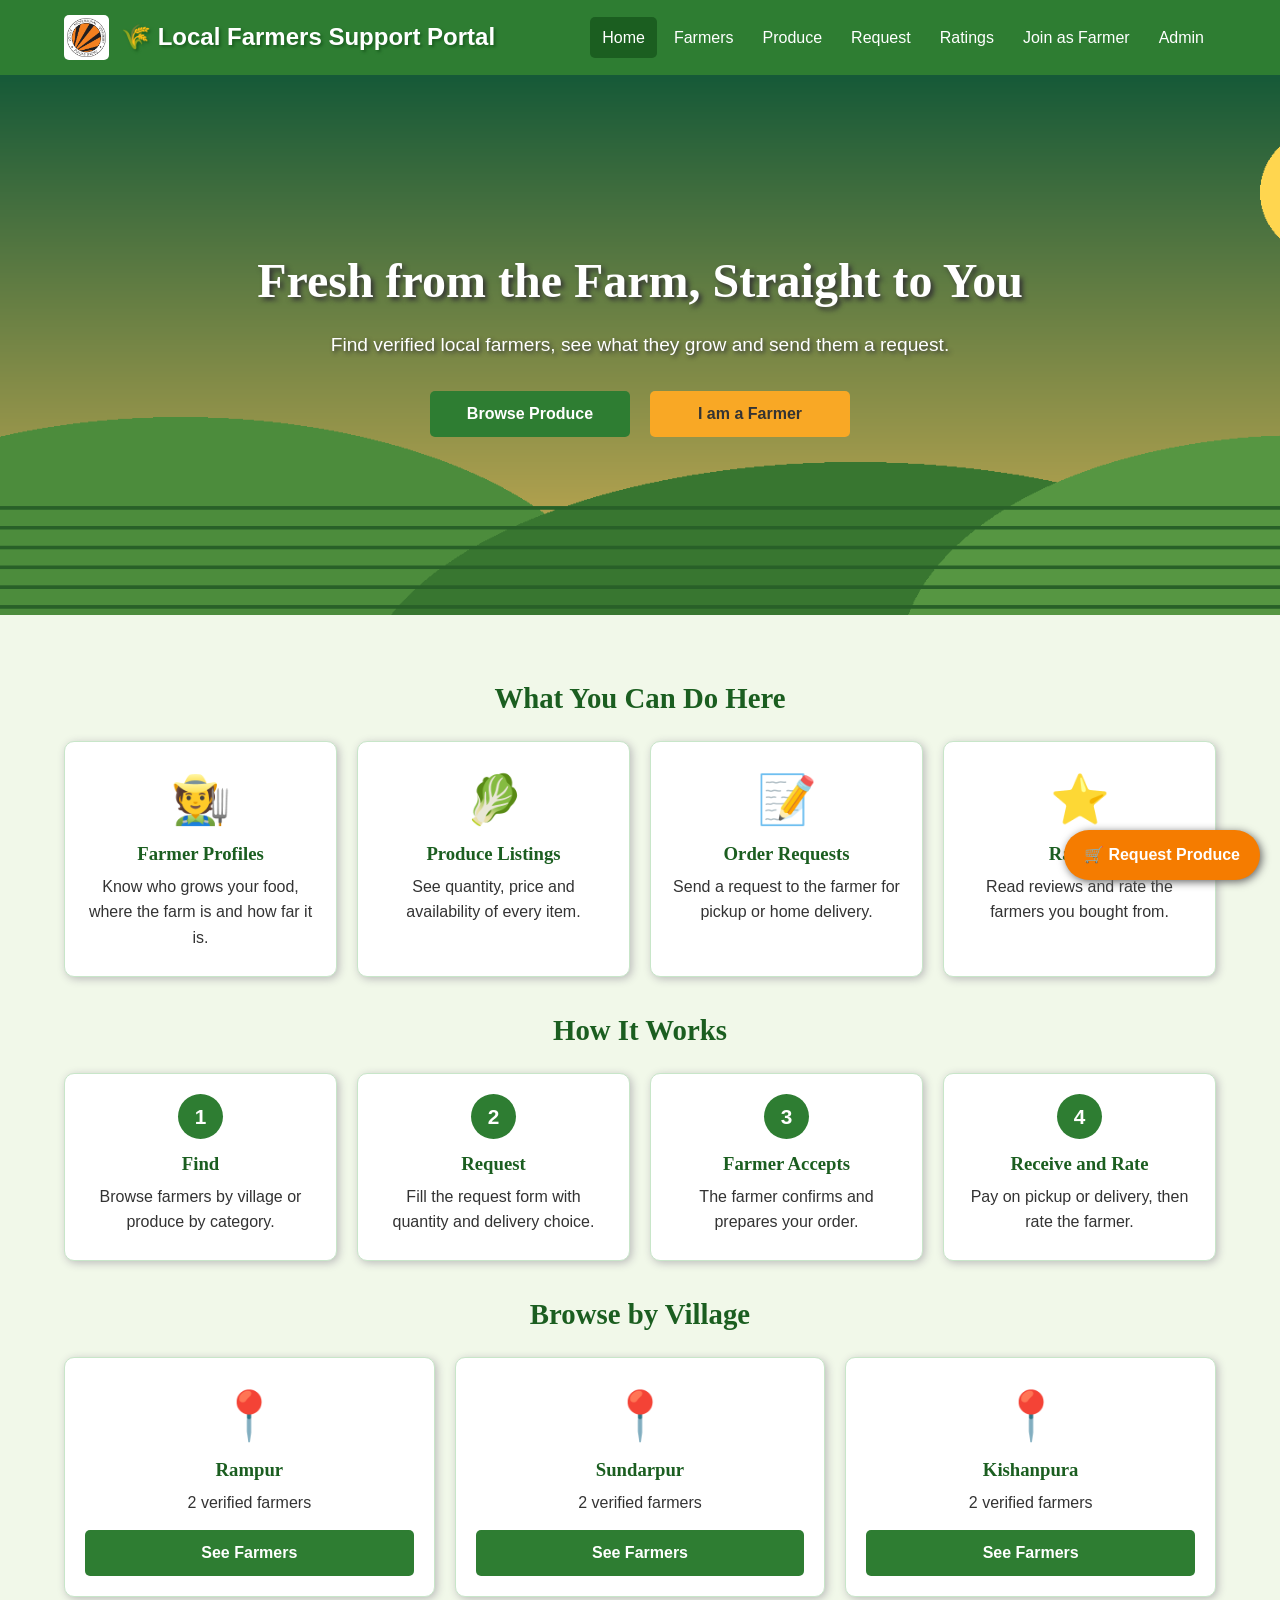
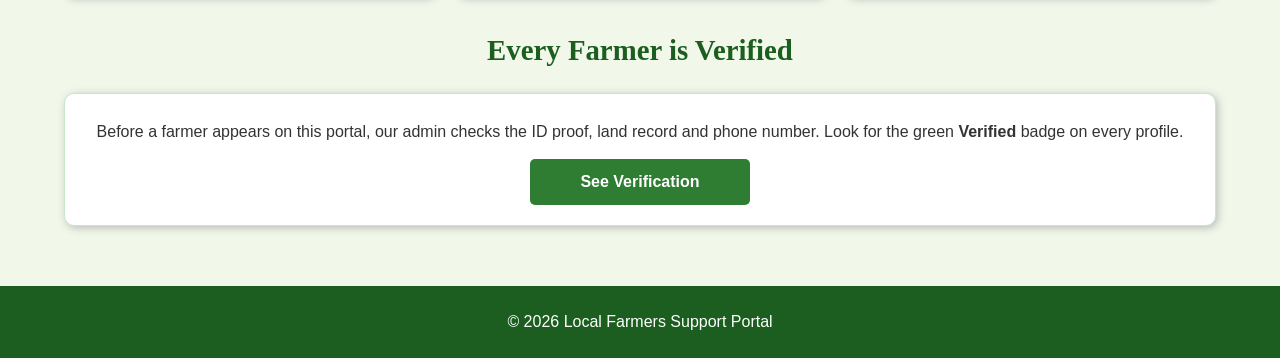
<file: index.html>
<!DOCTYPE html>
<html lang="en">
<head>
  <meta charset="UTF-8">
  <meta name="viewport" content="width=device-width, initial-scale=1.0">
  <title>Home | Local Farmers Support Portal</title>
  <link rel="stylesheet" href="style.css">
</head>
<body>

  <div class="header">
    <div class="logo"><img class="logo-img" src="lpu-logo.png" alt="LPU logo">🌾 Local Farmers Support Portal</div>
    <div class="nav">
      <a href="index.html" class="active">Home</a>
      <a href="farmers.html">Farmers</a>
      <a href="produce.html">Produce</a>
      <a href="order.html">Request</a>
      <a href="ratings.html">Ratings</a>
      <a href="join.html">Join as Farmer</a>
      <a href="admin.html">Admin</a>
    </div>
  </div>

  <div class="hero">
    <h1>Fresh from the Farm, Straight to You</h1>
    <p>Find verified local farmers, see what they grow and send them a request.</p>
    <div class="hero-buttons">
      <a class="btn" href="produce.html">Browse Produce</a>
      <a class="btn btn-yellow" href="join.html">I am a Farmer</a>
    </div>
  </div>

  <div class="container">

    <h2 class="section-title">What You Can Do Here</h2>
    <div class="grid-4">
      <div class="card center">
        <div class="emoji">🧑‍🌾</div>
        <h3>Farmer Profiles</h3>
        <p>Know who grows your food, where the farm is and how far it is.</p>
      </div>
      <div class="card center">
        <div class="emoji">🥬</div>
        <h3>Produce Listings</h3>
        <p>See quantity, price and availability of every item.</p>
      </div>
      <div class="card center">
        <div class="emoji">📝</div>
        <h3>Order Requests</h3>
        <p>Send a request to the farmer for pickup or home delivery.</p>
      </div>
      <div class="card center">
        <div class="emoji">⭐</div>
        <h3>Ratings</h3>
        <p>Read reviews and rate the farmers you bought from.</p>
      </div>
    </div>

    <h2 class="section-title">How It Works</h2>
    <div class="grid-4">
      <div class="card center">
        <div class="step-no">1</div>
        <h3>Find</h3>
        <p>Browse farmers by village or produce by category.</p>
      </div>
      <div class="card center">
        <div class="step-no">2</div>
        <h3>Request</h3>
        <p>Fill the request form with quantity and delivery choice.</p>
      </div>
      <div class="card center">
        <div class="step-no">3</div>
        <h3>Farmer Accepts</h3>
        <p>The farmer confirms and prepares your order.</p>
      </div>
      <div class="card center">
        <div class="step-no">4</div>
        <h3>Receive and Rate</h3>
        <p>Pay on pickup or delivery, then rate the farmer.</p>
      </div>
    </div>

    <h2 class="section-title">Browse by Village</h2>
    <div class="grid">
      <div class="card center">
        <div class="emoji">📍</div>
        <h3>Rampur</h3>
        <p>2 verified farmers</p>
        <a class="btn" href="farmers.html#rampur">See Farmers</a>
      </div>

      <div class="card center">
        <div class="emoji">📍</div>
        <h3>Sundarpur</h3>
        <p>2 verified farmers</p>
        <a class="btn" href="farmers.html#sundarpur">See Farmers</a>
      </div>

      <div class="card center">
        <div class="emoji">📍</div>
        <h3>Kishanpura</h3>
        <p>2 verified farmers</p>
        <a class="btn" href="farmers.html#kishanpura">See Farmers</a>
      </div>
    </div>

    <h2 class="section-title">Every Farmer is Verified</h2>
    <div class="card center">
      <p>Before a farmer appears on this portal, our admin checks the ID proof, land record and phone number.
      Look for the green <strong>Verified</strong> badge on every profile.</p>
      <a class="btn btn-small" href="admin.html">See Verification</a>
    </div>

  </div>


  <a class="float-btn" href="order.html">🛒 Request Produce</a>

  <div class="footer">
    <p>© 2026 Local Farmers Support Portal</p>
  </div>

</body>
</html>
</file>
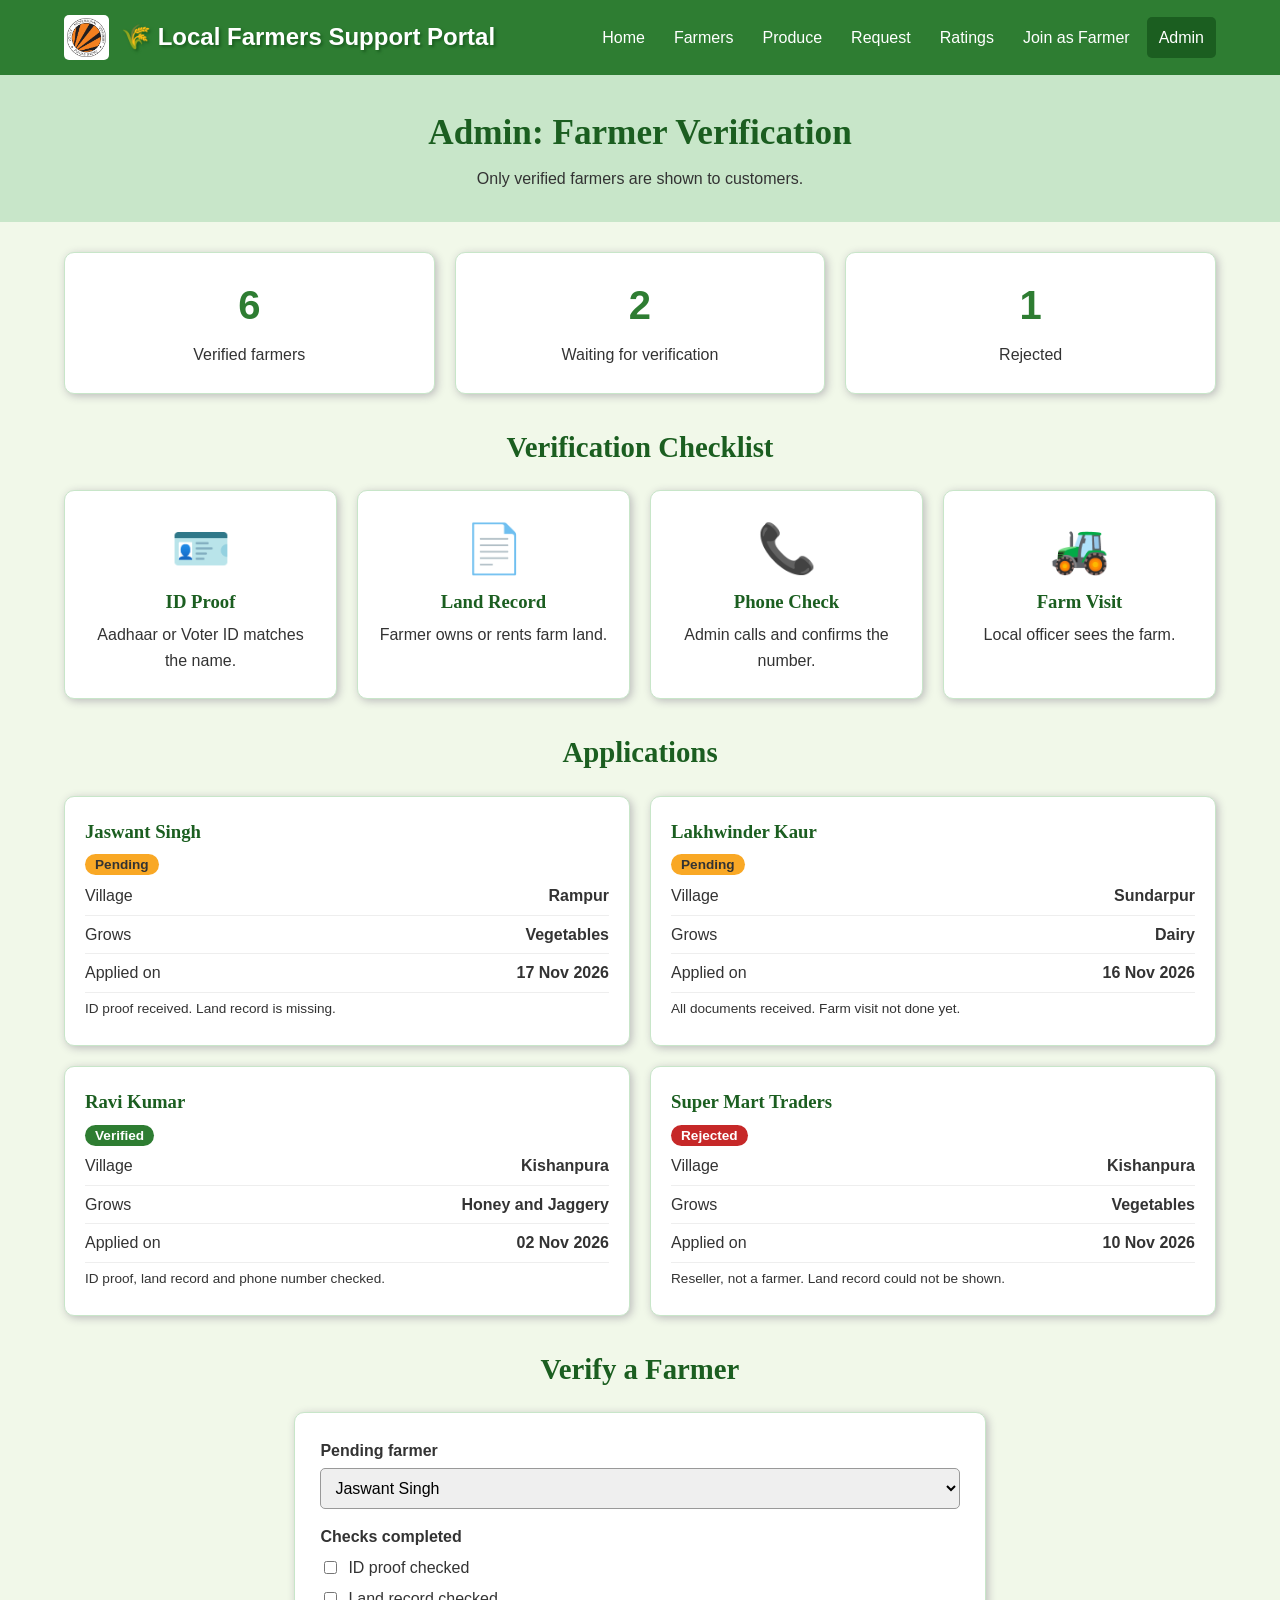
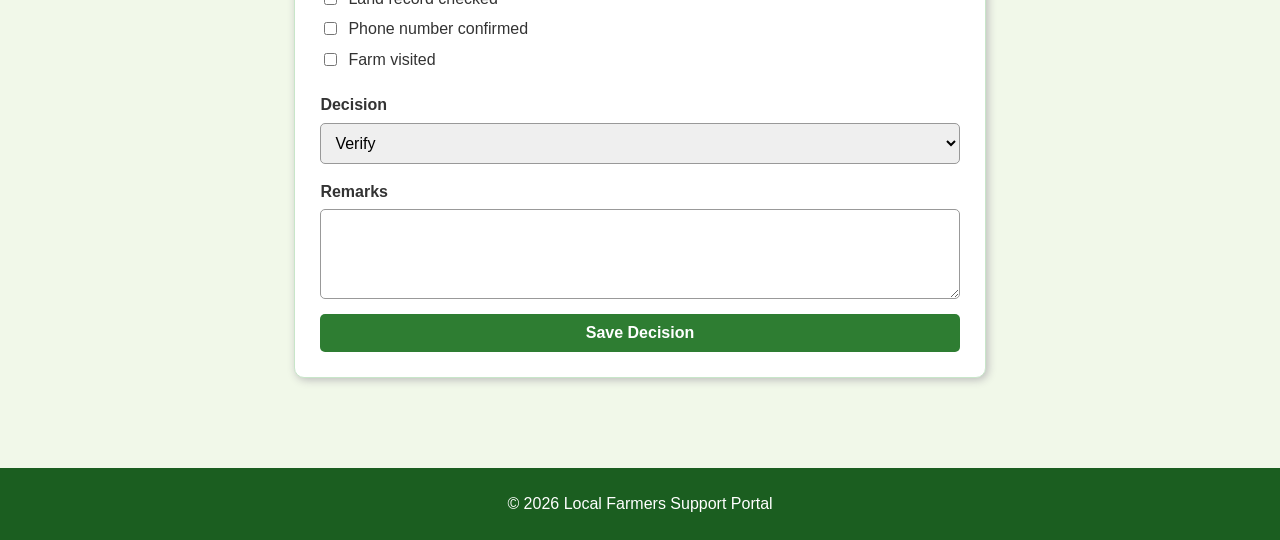
<file: admin.html>
<!DOCTYPE html>
<html lang="en">
<head>
  <meta charset="UTF-8">
  <meta name="viewport" content="width=device-width, initial-scale=1.0">
  <title>Admin | Local Farmers Support Portal</title>
  <link rel="stylesheet" href="style.css">
</head>
<body>

  <div class="header">
    <div class="logo"><img class="logo-img" src="lpu-logo.png" alt="LPU logo">🌾 Local Farmers Support Portal</div>
    <div class="nav">
      <a href="index.html">Home</a>
      <a href="farmers.html">Farmers</a>
      <a href="produce.html">Produce</a>
      <a href="order.html">Request</a>
      <a href="ratings.html">Ratings</a>
      <a href="join.html">Join as Farmer</a>
      <a href="admin.html" class="active">Admin</a>
    </div>
  </div>

  <div class="page-title">
    <h1>Admin: Farmer Verification</h1>
    <p>Only verified farmers are shown to customers.</p>
  </div>

  <div class="container">

    <div class="grid">
      <div class="card center">
        <div class="big-number">6</div>
        <p>Verified farmers</p>
      </div>
      <div class="card center">
        <div class="big-number">2</div>
        <p>Waiting for verification</p>
      </div>
      <div class="card center">
        <div class="big-number">1</div>
        <p>Rejected</p>
      </div>
    </div>

    <h2 class="section-title">Verification Checklist</h2>
    <div class="grid-4">
      <div class="card center"><div class="emoji">🪪</div><h3>ID Proof</h3><p>Aadhaar or Voter ID matches the name.</p></div>
      <div class="card center"><div class="emoji">📄</div><h3>Land Record</h3><p>Farmer owns or rents farm land.</p></div>
      <div class="card center"><div class="emoji">📞</div><h3>Phone Check</h3><p>Admin calls and confirms the number.</p></div>
      <div class="card center"><div class="emoji">🚜</div><h3>Farm Visit</h3><p>Local officer sees the farm.</p></div>
    </div>

    <h2 class="section-title">Applications</h2>
    <div class="grid-2">
      <div class="card">
        <h3>Jaswant Singh</h3>
        <span class="status yellow">Pending</span>
        <div class="row"><span>Village</span><strong>Rampur</strong></div>
        <div class="row"><span>Grows</span><strong>Vegetables</strong></div>
        <div class="row"><span>Applied on</span><strong>17 Nov 2026</strong></div>
        <p class="small">ID proof received. Land record is missing.</p>
      </div>

      <div class="card">
        <h3>Lakhwinder Kaur</h3>
        <span class="status yellow">Pending</span>
        <div class="row"><span>Village</span><strong>Sundarpur</strong></div>
        <div class="row"><span>Grows</span><strong>Dairy</strong></div>
        <div class="row"><span>Applied on</span><strong>16 Nov 2026</strong></div>
        <p class="small">All documents received. Farm visit not done yet.</p>
      </div>

      <div class="card">
        <h3>Ravi Kumar</h3>
        <span class="status green">Verified</span>
        <div class="row"><span>Village</span><strong>Kishanpura</strong></div>
        <div class="row"><span>Grows</span><strong>Honey and Jaggery</strong></div>
        <div class="row"><span>Applied on</span><strong>02 Nov 2026</strong></div>
        <p class="small">ID proof, land record and phone number checked.</p>
      </div>

      <div class="card">
        <h3>Super Mart Traders</h3>
        <span class="status red">Rejected</span>
        <div class="row"><span>Village</span><strong>Kishanpura</strong></div>
        <div class="row"><span>Grows</span><strong>Vegetables</strong></div>
        <div class="row"><span>Applied on</span><strong>10 Nov 2026</strong></div>
        <p class="small">Reseller, not a farmer. Land record could not be shown.</p>
      </div>
    </div>

    <h2 class="section-title">Verify a Farmer</h2>
    <form class="form-box" action="thanks.html" method="get">

      <div class="field">
        <label for="applicant">Pending farmer</label>
        <select class="input" id="applicant" name="applicant">
          <option>Jaswant Singh</option>
          <option>Lakhwinder Kaur</option>
        </select>
      </div>

      <div class="field">
        <label>Checks completed</label>
        <div class="choice"><input type="checkbox" id="c1" name="c1"><label for="c1">ID proof checked</label></div>
        <div class="choice"><input type="checkbox" id="c2" name="c2"><label for="c2">Land record checked</label></div>
        <div class="choice"><input type="checkbox" id="c3" name="c3"><label for="c3">Phone number confirmed</label></div>
        <div class="choice"><input type="checkbox" id="c4" name="c4"><label for="c4">Farm visited</label></div>
      </div>

      <div class="field">
        <label for="decision">Decision</label>
        <select class="input" id="decision" name="decision">
          <option>Verify</option>
          <option>Keep pending</option>
          <option>Reject</option>
        </select>
      </div>

      <div class="field">
        <label for="remarks">Remarks</label>
        <textarea class="input" id="remarks" name="remarks"></textarea>
      </div>

      <button class="btn" type="submit">Save Decision</button>
    </form>

  </div>


  <div class="footer">
    <p>© 2026 Local Farmers Support Portal</p>
  </div>

</body>
</html>
</file>
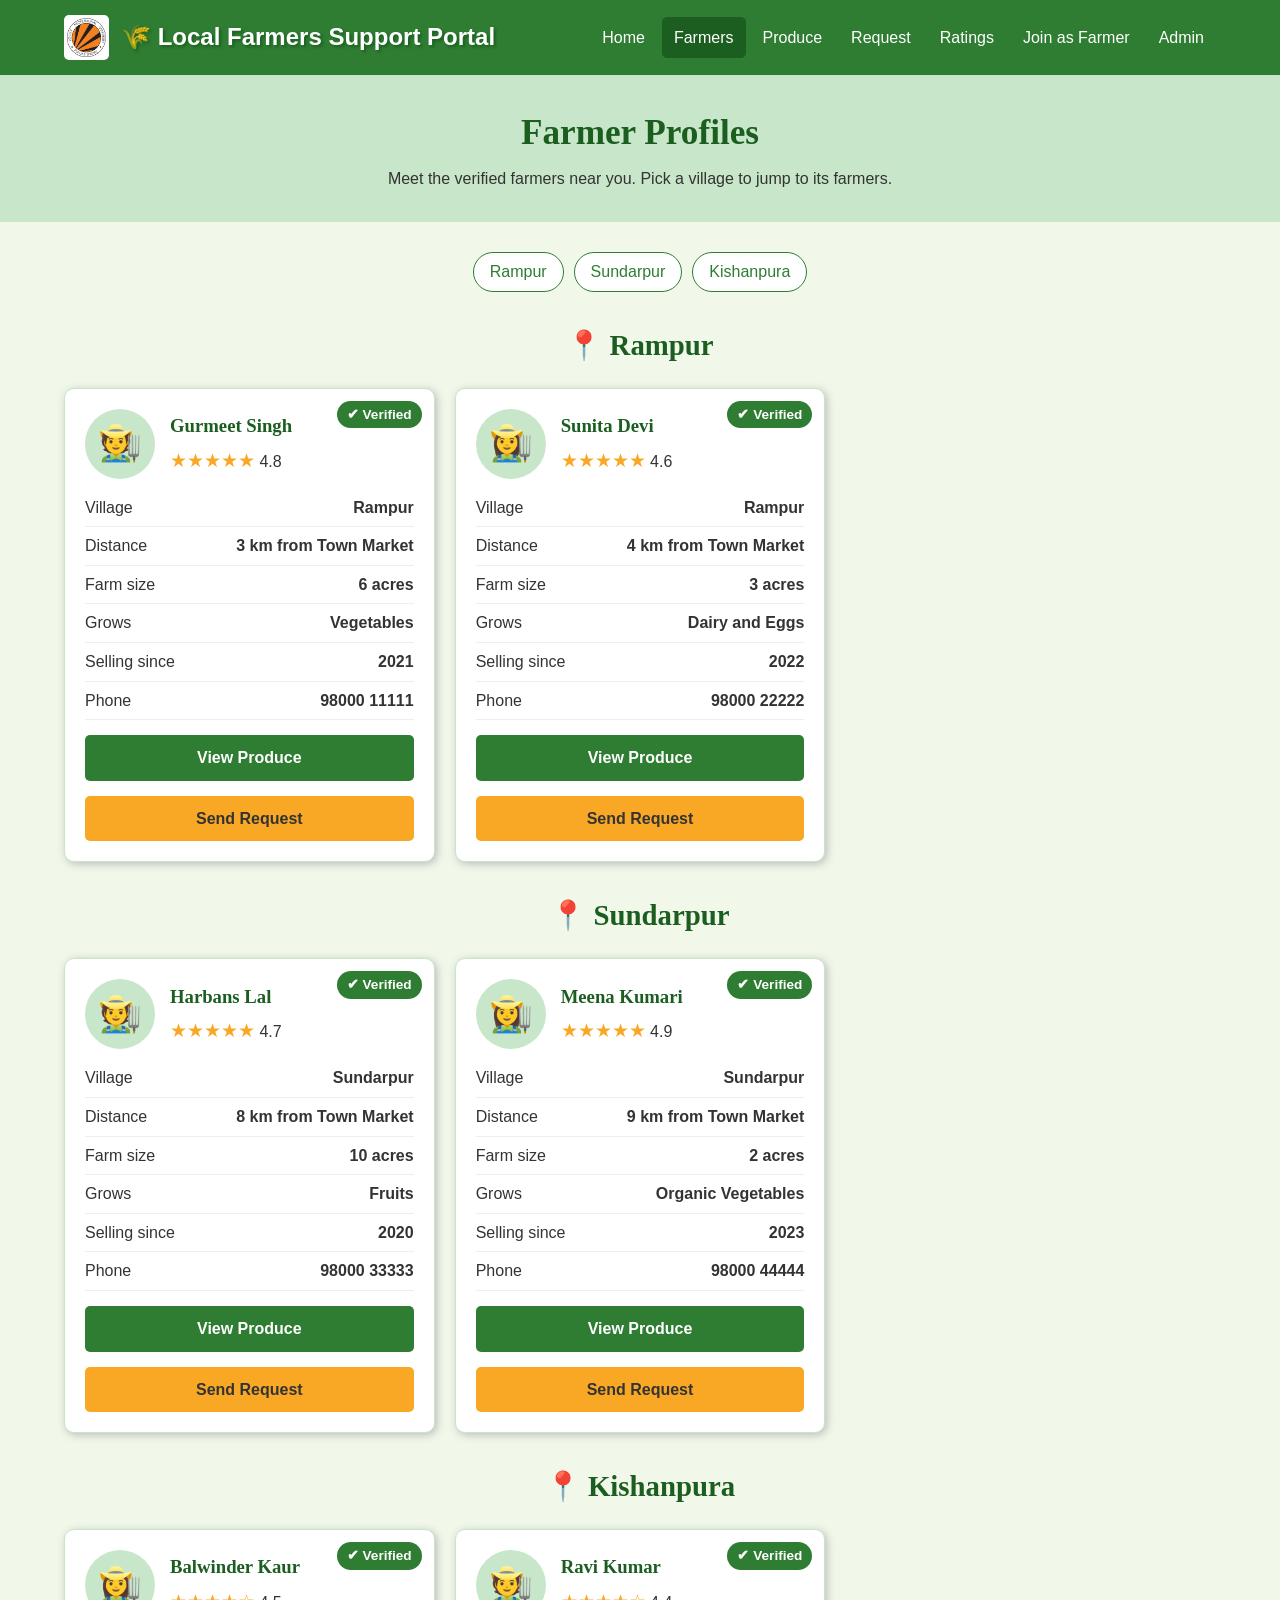
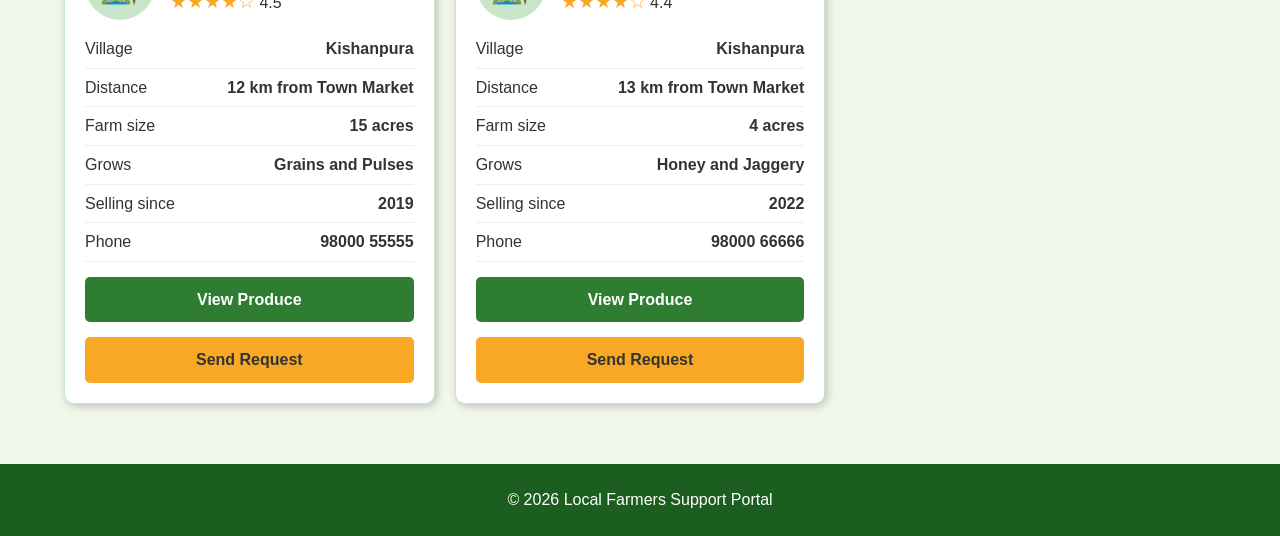
<file: farmers.html>
<!DOCTYPE html>
<html lang="en">
<head>
  <meta charset="UTF-8">
  <meta name="viewport" content="width=device-width, initial-scale=1.0">
  <title>Farmers | Local Farmers Support Portal</title>
  <link rel="stylesheet" href="style.css">
</head>
<body>

  <div class="header">
    <div class="logo"><img class="logo-img" src="lpu-logo.png" alt="LPU logo">🌾 Local Farmers Support Portal</div>
    <div class="nav">
      <a href="index.html">Home</a>
      <a href="farmers.html" class="active">Farmers</a>
      <a href="produce.html">Produce</a>
      <a href="order.html">Request</a>
      <a href="ratings.html">Ratings</a>
      <a href="join.html">Join as Farmer</a>
      <a href="admin.html">Admin</a>
    </div>
  </div>

  <div class="page-title">
    <h1>Farmer Profiles</h1>
    <p>Meet the verified farmers near you. Pick a village to jump to its farmers.</p>
  </div>

  <div class="container">
    <div class="quick-links"><a href="#rampur">Rampur</a><a href="#sundarpur">Sundarpur</a><a href="#kishanpura">Kishanpura</a></div>

    <h2 class="section-title" id="rampur">📍 Rampur</h2>
    <div class="grid">

      <div class="card">
        <span class="corner status green">✔ Verified</span>
        <div class="card-head">
          <div class="avatar">🧑‍🌾</div>
          <div>
            <h3>Gurmeet Singh</h3>
            <span class="stars">★★★★★</span> 4.8
          </div>
        </div>
        <div class="row"><span>Village</span><strong>Rampur</strong></div>
        <div class="row"><span>Distance</span><strong>3 km from Town Market</strong></div>
        <div class="row"><span>Farm size</span><strong>6 acres</strong></div>
        <div class="row"><span>Grows</span><strong>Vegetables</strong></div>
        <div class="row"><span>Selling since</span><strong>2021</strong></div>
        <div class="row"><span>Phone</span><strong>98000 11111</strong></div>
        <a class="btn" href="produce.html">View Produce</a>
        <a class="btn btn-yellow" href="order.html">Send Request</a>
      </div>

      <div class="card">
        <span class="corner status green">✔ Verified</span>
        <div class="card-head">
          <div class="avatar">👩‍🌾</div>
          <div>
            <h3>Sunita Devi</h3>
            <span class="stars">★★★★★</span> 4.6
          </div>
        </div>
        <div class="row"><span>Village</span><strong>Rampur</strong></div>
        <div class="row"><span>Distance</span><strong>4 km from Town Market</strong></div>
        <div class="row"><span>Farm size</span><strong>3 acres</strong></div>
        <div class="row"><span>Grows</span><strong>Dairy and Eggs</strong></div>
        <div class="row"><span>Selling since</span><strong>2022</strong></div>
        <div class="row"><span>Phone</span><strong>98000 22222</strong></div>
        <a class="btn" href="produce.html">View Produce</a>
        <a class="btn btn-yellow" href="order.html">Send Request</a>
      </div>
    </div>

    <h2 class="section-title" id="sundarpur">📍 Sundarpur</h2>
    <div class="grid">

      <div class="card">
        <span class="corner status green">✔ Verified</span>
        <div class="card-head">
          <div class="avatar">🧑‍🌾</div>
          <div>
            <h3>Harbans Lal</h3>
            <span class="stars">★★★★★</span> 4.7
          </div>
        </div>
        <div class="row"><span>Village</span><strong>Sundarpur</strong></div>
        <div class="row"><span>Distance</span><strong>8 km from Town Market</strong></div>
        <div class="row"><span>Farm size</span><strong>10 acres</strong></div>
        <div class="row"><span>Grows</span><strong>Fruits</strong></div>
        <div class="row"><span>Selling since</span><strong>2020</strong></div>
        <div class="row"><span>Phone</span><strong>98000 33333</strong></div>
        <a class="btn" href="produce.html">View Produce</a>
        <a class="btn btn-yellow" href="order.html">Send Request</a>
      </div>

      <div class="card">
        <span class="corner status green">✔ Verified</span>
        <div class="card-head">
          <div class="avatar">👩‍🌾</div>
          <div>
            <h3>Meena Kumari</h3>
            <span class="stars">★★★★★</span> 4.9
          </div>
        </div>
        <div class="row"><span>Village</span><strong>Sundarpur</strong></div>
        <div class="row"><span>Distance</span><strong>9 km from Town Market</strong></div>
        <div class="row"><span>Farm size</span><strong>2 acres</strong></div>
        <div class="row"><span>Grows</span><strong>Organic Vegetables</strong></div>
        <div class="row"><span>Selling since</span><strong>2023</strong></div>
        <div class="row"><span>Phone</span><strong>98000 44444</strong></div>
        <a class="btn" href="produce.html">View Produce</a>
        <a class="btn btn-yellow" href="order.html">Send Request</a>
      </div>
    </div>

    <h2 class="section-title" id="kishanpura">📍 Kishanpura</h2>
    <div class="grid">

      <div class="card">
        <span class="corner status green">✔ Verified</span>
        <div class="card-head">
          <div class="avatar">👩‍🌾</div>
          <div>
            <h3>Balwinder Kaur</h3>
            <span class="stars">★★★★☆</span> 4.5
          </div>
        </div>
        <div class="row"><span>Village</span><strong>Kishanpura</strong></div>
        <div class="row"><span>Distance</span><strong>12 km from Town Market</strong></div>
        <div class="row"><span>Farm size</span><strong>15 acres</strong></div>
        <div class="row"><span>Grows</span><strong>Grains and Pulses</strong></div>
        <div class="row"><span>Selling since</span><strong>2019</strong></div>
        <div class="row"><span>Phone</span><strong>98000 55555</strong></div>
        <a class="btn" href="produce.html">View Produce</a>
        <a class="btn btn-yellow" href="order.html">Send Request</a>
      </div>

      <div class="card">
        <span class="corner status green">✔ Verified</span>
        <div class="card-head">
          <div class="avatar">🧑‍🌾</div>
          <div>
            <h3>Ravi Kumar</h3>
            <span class="stars">★★★★☆</span> 4.4
          </div>
        </div>
        <div class="row"><span>Village</span><strong>Kishanpura</strong></div>
        <div class="row"><span>Distance</span><strong>13 km from Town Market</strong></div>
        <div class="row"><span>Farm size</span><strong>4 acres</strong></div>
        <div class="row"><span>Grows</span><strong>Honey and Jaggery</strong></div>
        <div class="row"><span>Selling since</span><strong>2022</strong></div>
        <div class="row"><span>Phone</span><strong>98000 66666</strong></div>
        <a class="btn" href="produce.html">View Produce</a>
        <a class="btn btn-yellow" href="order.html">Send Request</a>
      </div>
    </div>

  </div>


  <div class="footer">
    <p>© 2026 Local Farmers Support Portal</p>
  </div>

</body>
</html>
</file>
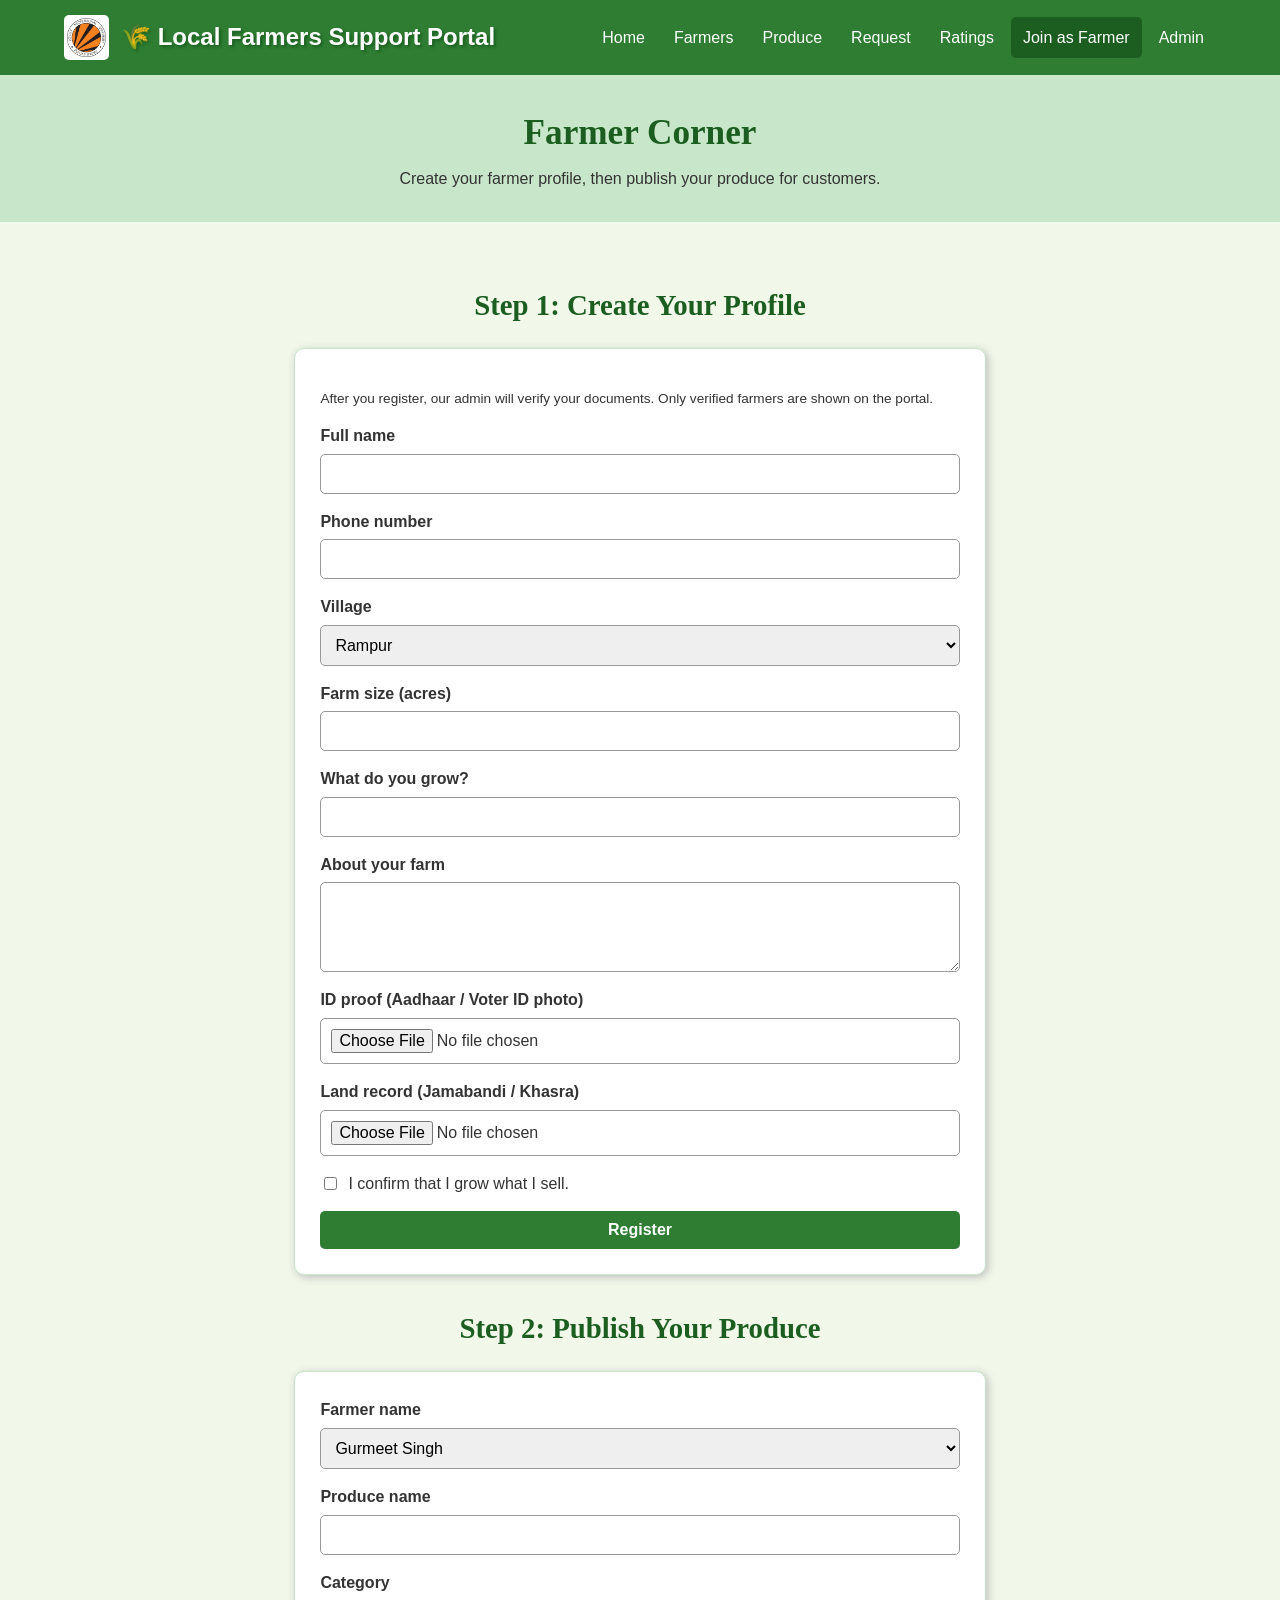
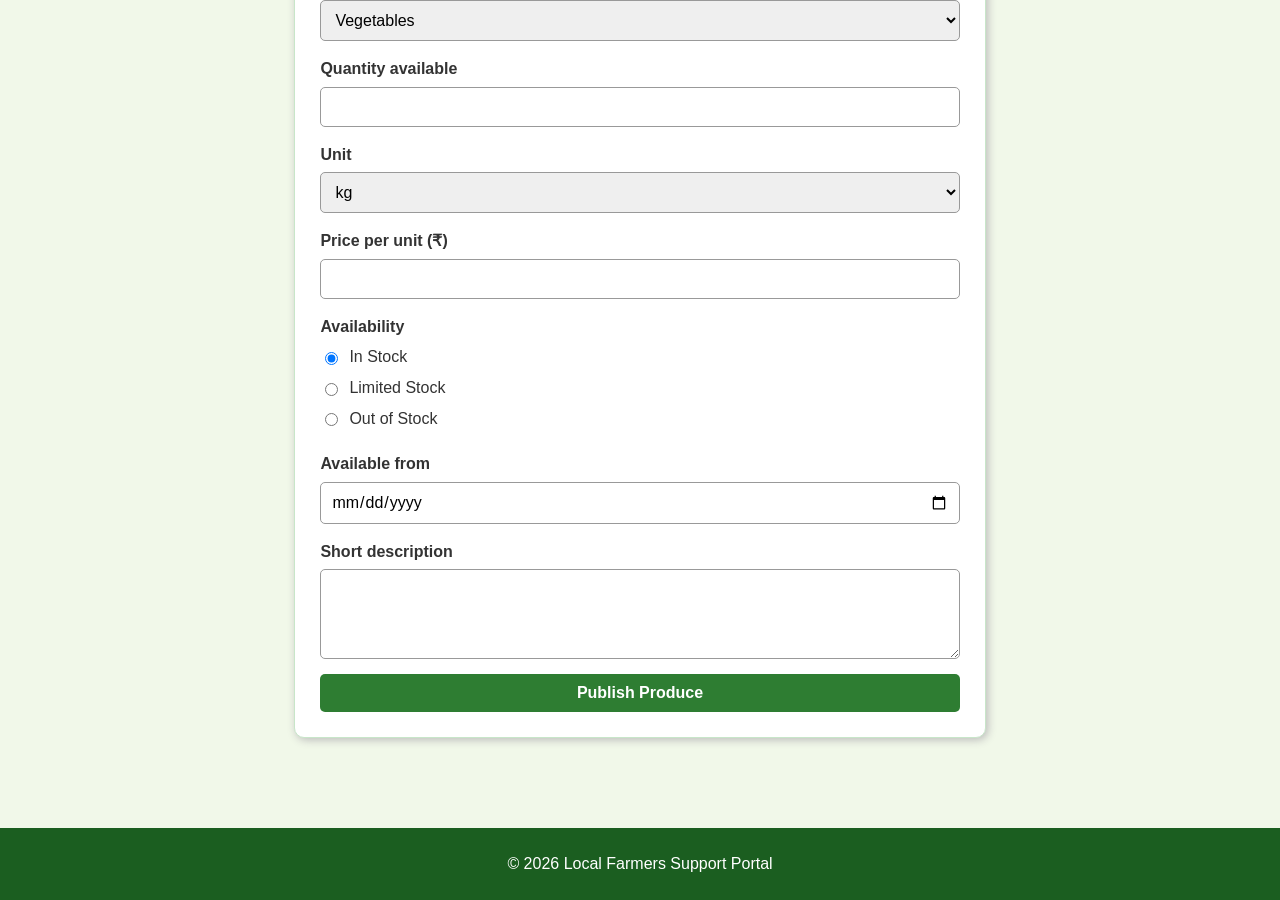
<file: join.html>
<!DOCTYPE html>
<html lang="en">
<head>
  <meta charset="UTF-8">
  <meta name="viewport" content="width=device-width, initial-scale=1.0">
  <title>Join as Farmer | Local Farmers Support Portal</title>
  <link rel="stylesheet" href="style.css">
</head>
<body>

  <div class="header">
    <div class="logo"><img class="logo-img" src="lpu-logo.png" alt="LPU logo">🌾 Local Farmers Support Portal</div>
    <div class="nav">
      <a href="index.html">Home</a>
      <a href="farmers.html">Farmers</a>
      <a href="produce.html">Produce</a>
      <a href="order.html">Request</a>
      <a href="ratings.html">Ratings</a>
      <a href="join.html" class="active">Join as Farmer</a>
      <a href="admin.html">Admin</a>
    </div>
  </div>

  <div class="page-title">
    <h1>Farmer Corner</h1>
    <p>Create your farmer profile, then publish your produce for customers.</p>
  </div>

  <div class="container">

    <h2 class="section-title">Step 1: Create Your Profile</h2>
    <form class="form-box" action="thanks.html" method="get">
      <p class="small">After you register, our admin will verify your documents. Only verified farmers are shown on the portal.</p>

      <div class="field">
        <label for="fname">Full name</label>
        <input class="input" type="text" id="fname" name="fname" required>
      </div>

      <div class="field">
        <label for="fphone">Phone number</label>
        <input class="input" type="tel" id="fphone" name="fphone" required>
      </div>

      <div class="field">
        <label for="village">Village</label>
        <select class="input" id="village" name="village">
          <option>Rampur</option>
          <option>Sundarpur</option>
          <option>Kishanpura</option>
        </select>
      </div>

      <div class="field">
        <label for="land">Farm size (acres)</label>
        <input class="input" type="number" id="land" name="land" min="1" required>
      </div>

      <div class="field">
        <label for="grows">What do you grow?</label>
        <input class="input" type="text" id="grows" name="grows" required>
      </div>

      <div class="field">
        <label for="about">About your farm</label>
        <textarea class="input" id="about" name="about"></textarea>
      </div>

      <div class="field">
        <label for="proof">ID proof (Aadhaar / Voter ID photo)</label>
        <input class="input" type="file" id="proof" name="proof">
      </div>

      <div class="field">
        <label for="land-doc">Land record (Jamabandi / Khasra)</label>
        <input class="input" type="file" id="land-doc" name="land-doc">
      </div>

      <div class="choice">
        <input type="checkbox" id="agree" name="agree" required>
        <label for="agree">I confirm that I grow what I sell.</label>
      </div>

      <button class="btn" type="submit">Register</button>
    </form>

    <h2 class="section-title">Step 2: Publish Your Produce</h2>
    <form class="form-box" action="thanks.html" method="get">

      <div class="field">
        <label for="pfarmer">Farmer name</label>
        <select class="input" id="pfarmer" name="pfarmer">
          <option>Gurmeet Singh</option>
          <option>Sunita Devi</option>
          <option>Harbans Lal</option>
          <option>Meena Kumari</option>
          <option>Balwinder Kaur</option>
          <option>Ravi Kumar</option>
        </select>
      </div>

      <div class="field">
        <label for="pname">Produce name</label>
        <input class="input" type="text" id="pname" name="pname" required>
      </div>

      <div class="field">
        <label for="pcat">Category</label>
        <select class="input" id="pcat" name="pcat">
          <option>Vegetables</option>
          <option>Fruits</option>
          <option>Grains and Pulses</option>
          <option>Dairy and More</option>
        </select>
      </div>

      <div class="field">
        <label for="pqty">Quantity available</label>
        <input class="input" type="number" id="pqty" name="pqty" min="0" required>
      </div>

      <div class="field">
        <label for="punit">Unit</label>
        <select class="input" id="punit" name="punit">
          <option>kg</option>
          <option>litre</option>
          <option>dozen</option>
          <option>piece</option>
        </select>
      </div>

      <div class="field">
        <label for="pprice">Price per unit (₹)</label>
        <input class="input" type="number" id="pprice" name="pprice" min="1" required>
      </div>

      <div class="field">
        <label>Availability</label>
        <div class="choice">
          <input type="radio" id="av-in" name="avail" value="in" checked>
          <label for="av-in">In Stock</label>
        </div>
        <div class="choice">
          <input type="radio" id="av-limited" name="avail" value="limited">
          <label for="av-limited">Limited Stock</label>
        </div>
        <div class="choice">
          <input type="radio" id="av-out" name="avail" value="out">
          <label for="av-out">Out of Stock</label>
        </div>
      </div>

      <div class="field">
        <label for="pdate">Available from</label>
        <input class="input" type="date" id="pdate" name="pdate">
      </div>

      <div class="field">
        <label for="pnote">Short description</label>
        <textarea class="input" id="pnote" name="pnote"></textarea>
      </div>

      <button class="btn" type="submit">Publish Produce</button>
    </form>

  </div>


  <div class="footer">
    <p>© 2026 Local Farmers Support Portal</p>
  </div>

</body>
</html>
</file>
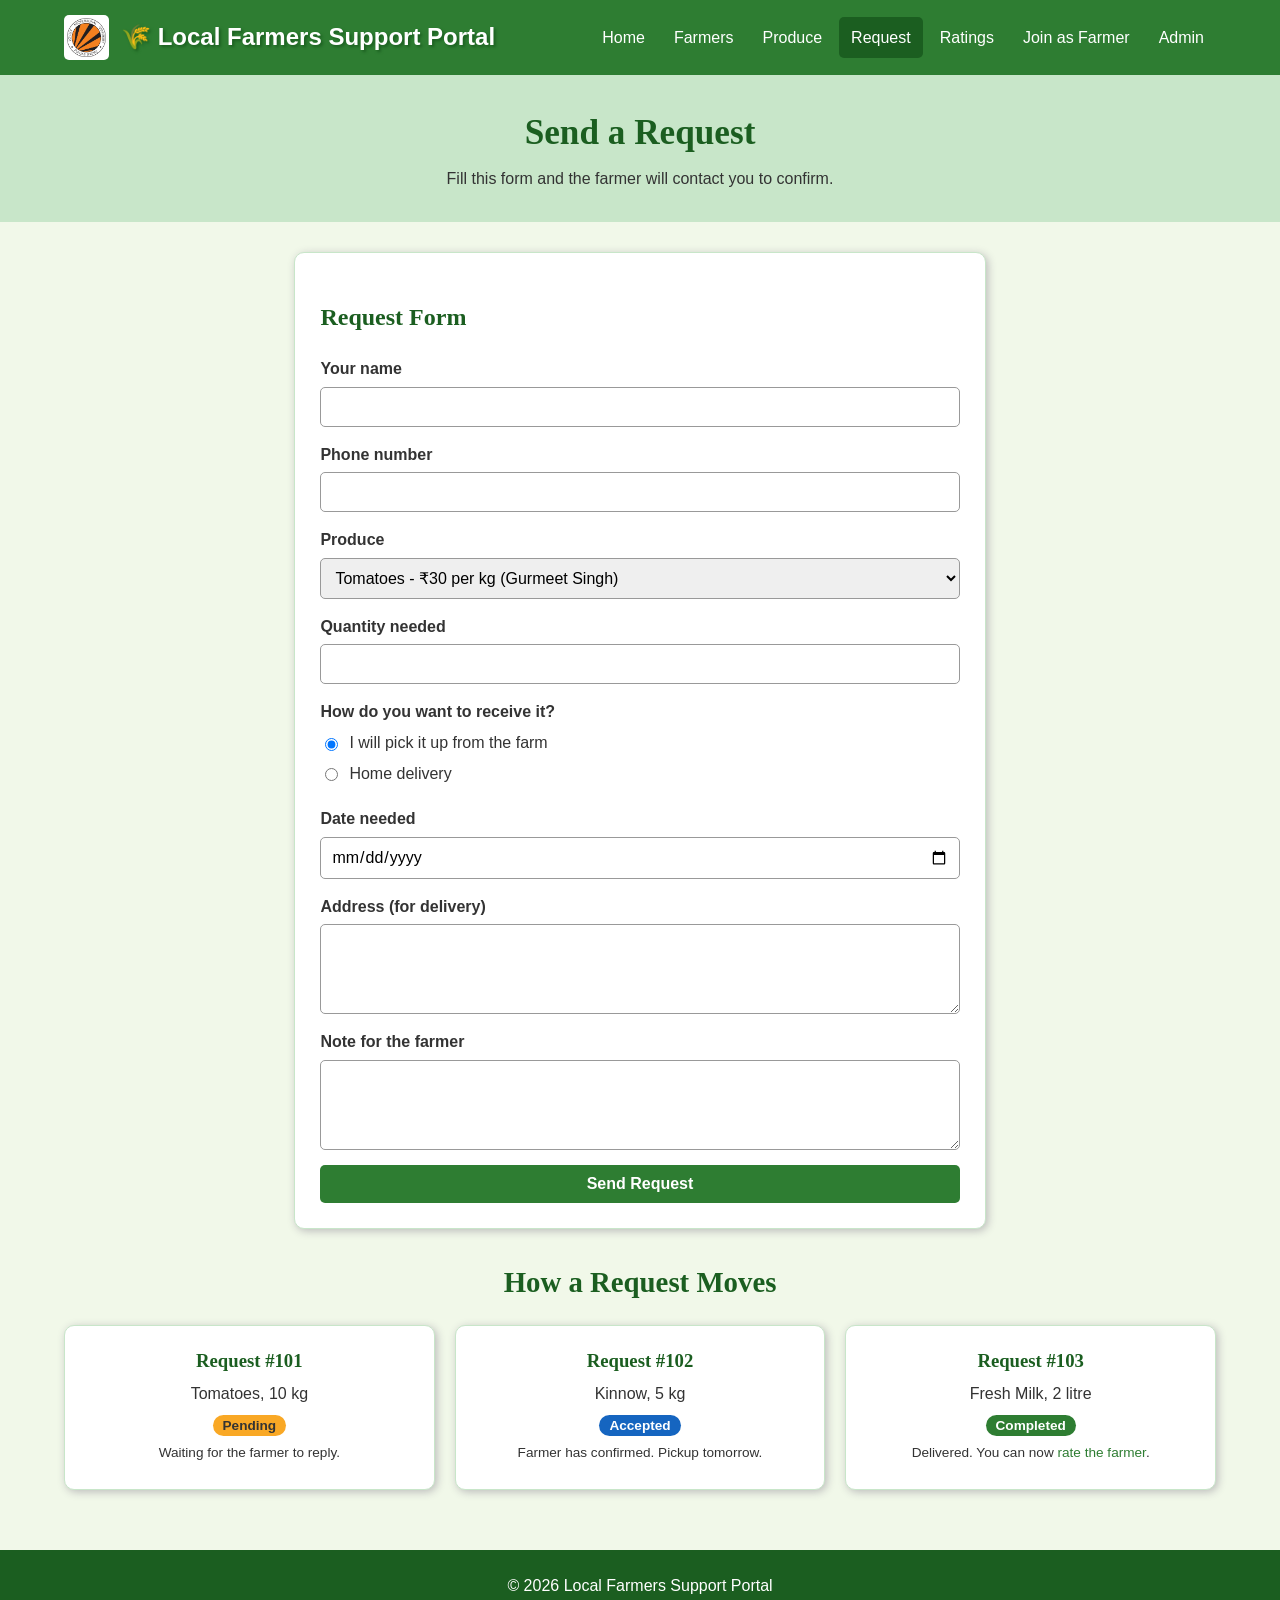
<file: order.html>
<!DOCTYPE html>
<html lang="en">
<head>
  <meta charset="UTF-8">
  <meta name="viewport" content="width=device-width, initial-scale=1.0">
  <title>Request | Local Farmers Support Portal</title>
  <link rel="stylesheet" href="style.css">
</head>
<body>

  <div class="header">
    <div class="logo"><img class="logo-img" src="lpu-logo.png" alt="LPU logo">🌾 Local Farmers Support Portal</div>
    <div class="nav">
      <a href="index.html">Home</a>
      <a href="farmers.html">Farmers</a>
      <a href="produce.html">Produce</a>
      <a href="order.html" class="active">Request</a>
      <a href="ratings.html">Ratings</a>
      <a href="join.html">Join as Farmer</a>
      <a href="admin.html">Admin</a>
    </div>
  </div>

  <div class="page-title">
    <h1>Send a Request</h1>
    <p>Fill this form and the farmer will contact you to confirm.</p>
  </div>

  <div class="container">

    <form class="form-box" action="thanks.html" method="get">
      <h2>Request Form</h2>

      <div class="field">
        <label for="name">Your name</label>
        <input class="input" type="text" id="name" name="name" required>
      </div>

      <div class="field">
        <label for="phone">Phone number</label>
        <input class="input" type="tel" id="phone" name="phone" required>
      </div>

      <div class="field">
        <label for="item">Produce</label>
        <select class="input" id="item" name="item">
          <option>Tomatoes - ₹30 per kg (Gurmeet Singh)</option>
          <option>Potatoes - ₹20 per kg (Gurmeet Singh)</option>
          <option>Spinach - ₹25 per kg (Meena Kumari)</option>
          <option>Guava - ₹60 per kg (Harbans Lal)</option>
          <option>Kinnow - ₹50 per kg (Harbans Lal)</option>
          <option>Basmati Rice - ₹90 per kg (Balwinder Kaur)</option>
          <option>Wheat - ₹28 per kg (Balwinder Kaur)</option>
          <option>Moong Dal - ₹110 per kg (Balwinder Kaur)</option>
          <option>Fresh Milk - ₹55 per litre (Sunita Devi)</option>
          <option>Desi Ghee - ₹650 per kg (Sunita Devi)</option>
          <option>Honey - ₹400 per kg (Ravi Kumar)</option>
          <option>Jaggery (Gur) - ₹70 per kg (Ravi Kumar)</option>
        </select>
      </div>

      <div class="field">
        <label for="qty">Quantity needed</label>
        <input class="input" type="number" id="qty" name="qty" min="1" required>
      </div>

      <div class="field">
        <label>How do you want to receive it?</label>
        <div class="choice">
          <input type="radio" id="pickup" name="mode" value="pickup" checked>
          <label for="pickup">I will pick it up from the farm</label>
        </div>
        <div class="choice">
          <input type="radio" id="delivery" name="mode" value="delivery">
          <label for="delivery">Home delivery</label>
        </div>
      </div>

      <div class="field">
        <label for="date">Date needed</label>
        <input class="input" type="date" id="date" name="date" required>
      </div>

      <div class="field">
        <label for="address">Address (for delivery)</label>
        <textarea class="input" id="address" name="address"></textarea>
      </div>

      <div class="field">
        <label for="note">Note for the farmer</label>
        <textarea class="input" id="note" name="note"></textarea>
      </div>

      <button class="btn" type="submit">Send Request</button>
    </form>

    <h2 class="section-title">How a Request Moves</h2>
    <div class="grid">
      <div class="card center">
        <h3>Request #101</h3>
        <p>Tomatoes, 10 kg</p>
        <span class="status yellow">Pending</span>
        <p class="small">Waiting for the farmer to reply.</p>
      </div>
      <div class="card center">
        <h3>Request #102</h3>
        <p>Kinnow, 5 kg</p>
        <span class="status blue">Accepted</span>
        <p class="small">Farmer has confirmed. Pickup tomorrow.</p>
      </div>
      <div class="card center">
        <h3>Request #103</h3>
        <p>Fresh Milk, 2 litre</p>
        <span class="status green">Completed</span>
        <p class="small">Delivered. You can now <a href="ratings.html">rate the farmer</a>.</p>
      </div>
    </div>

  </div>


  <div class="footer">
    <p>© 2026 Local Farmers Support Portal</p>
  </div>

</body>
</html>
</file>
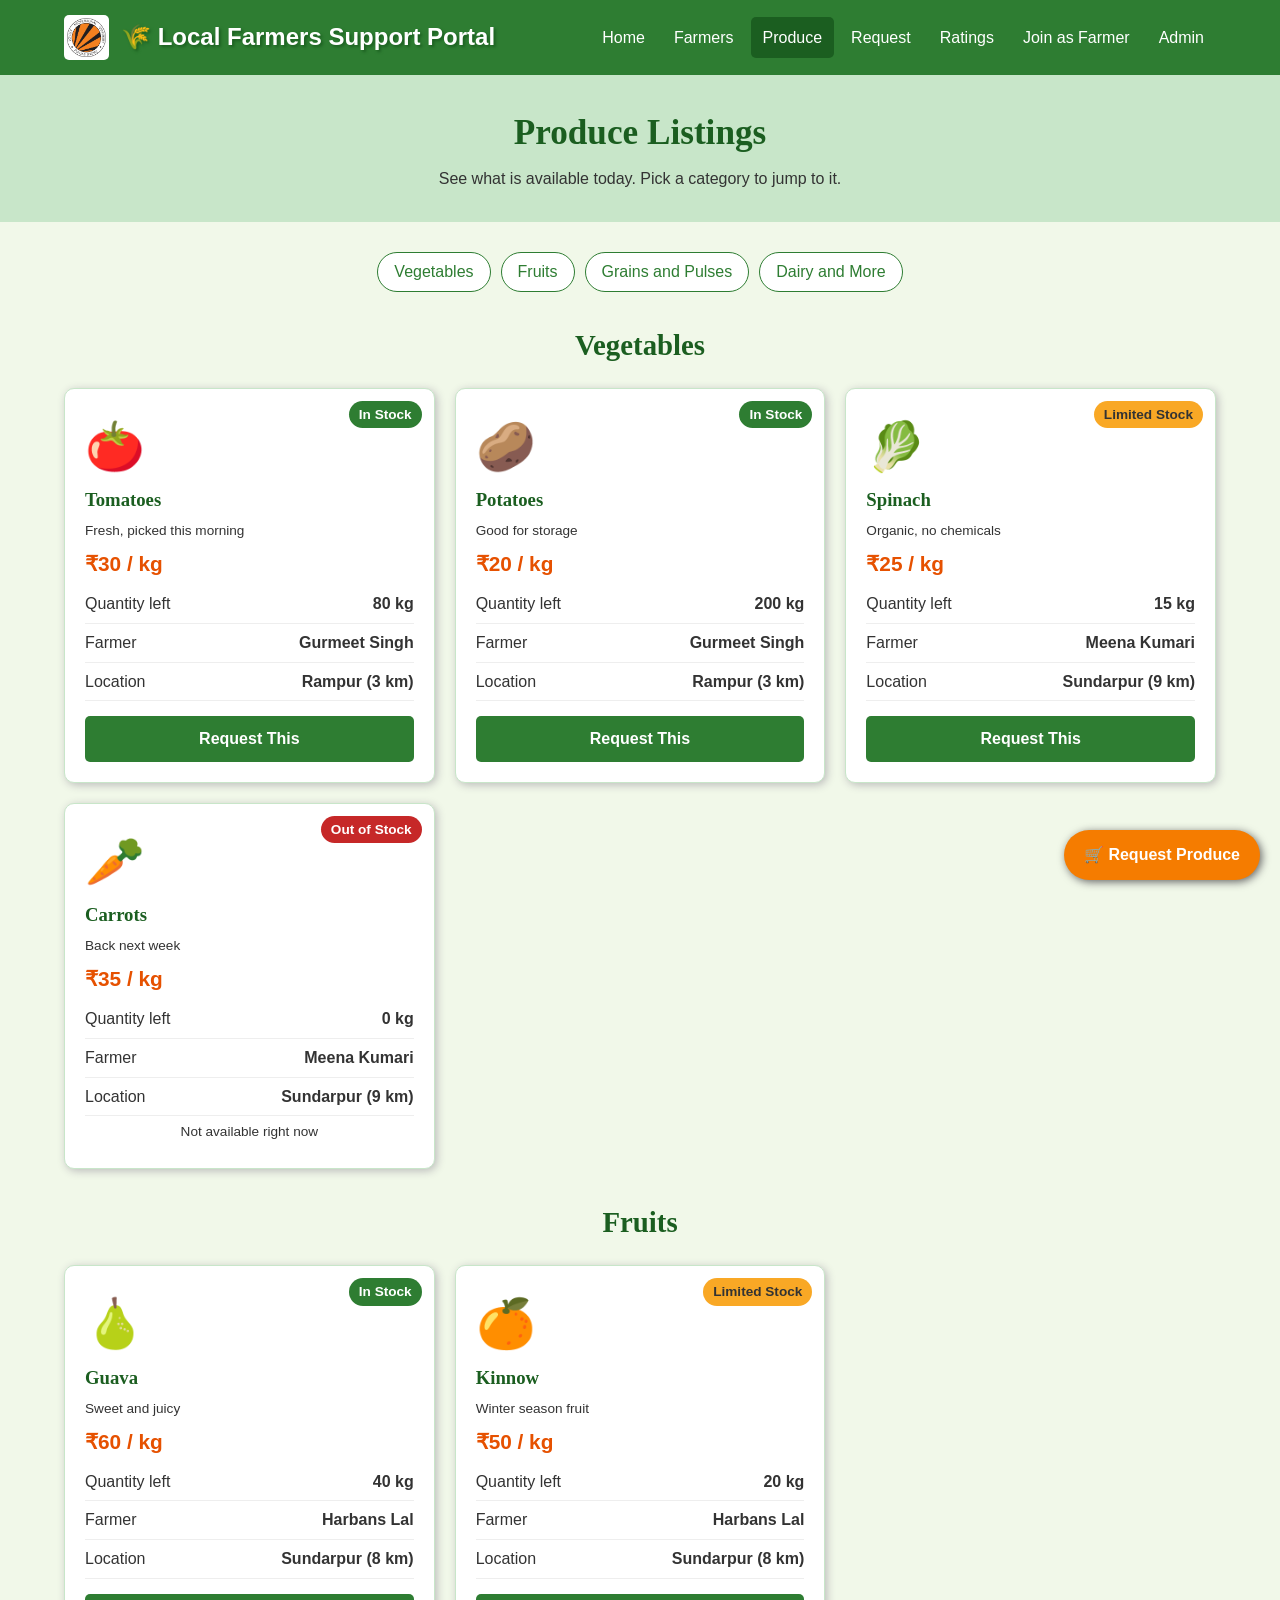
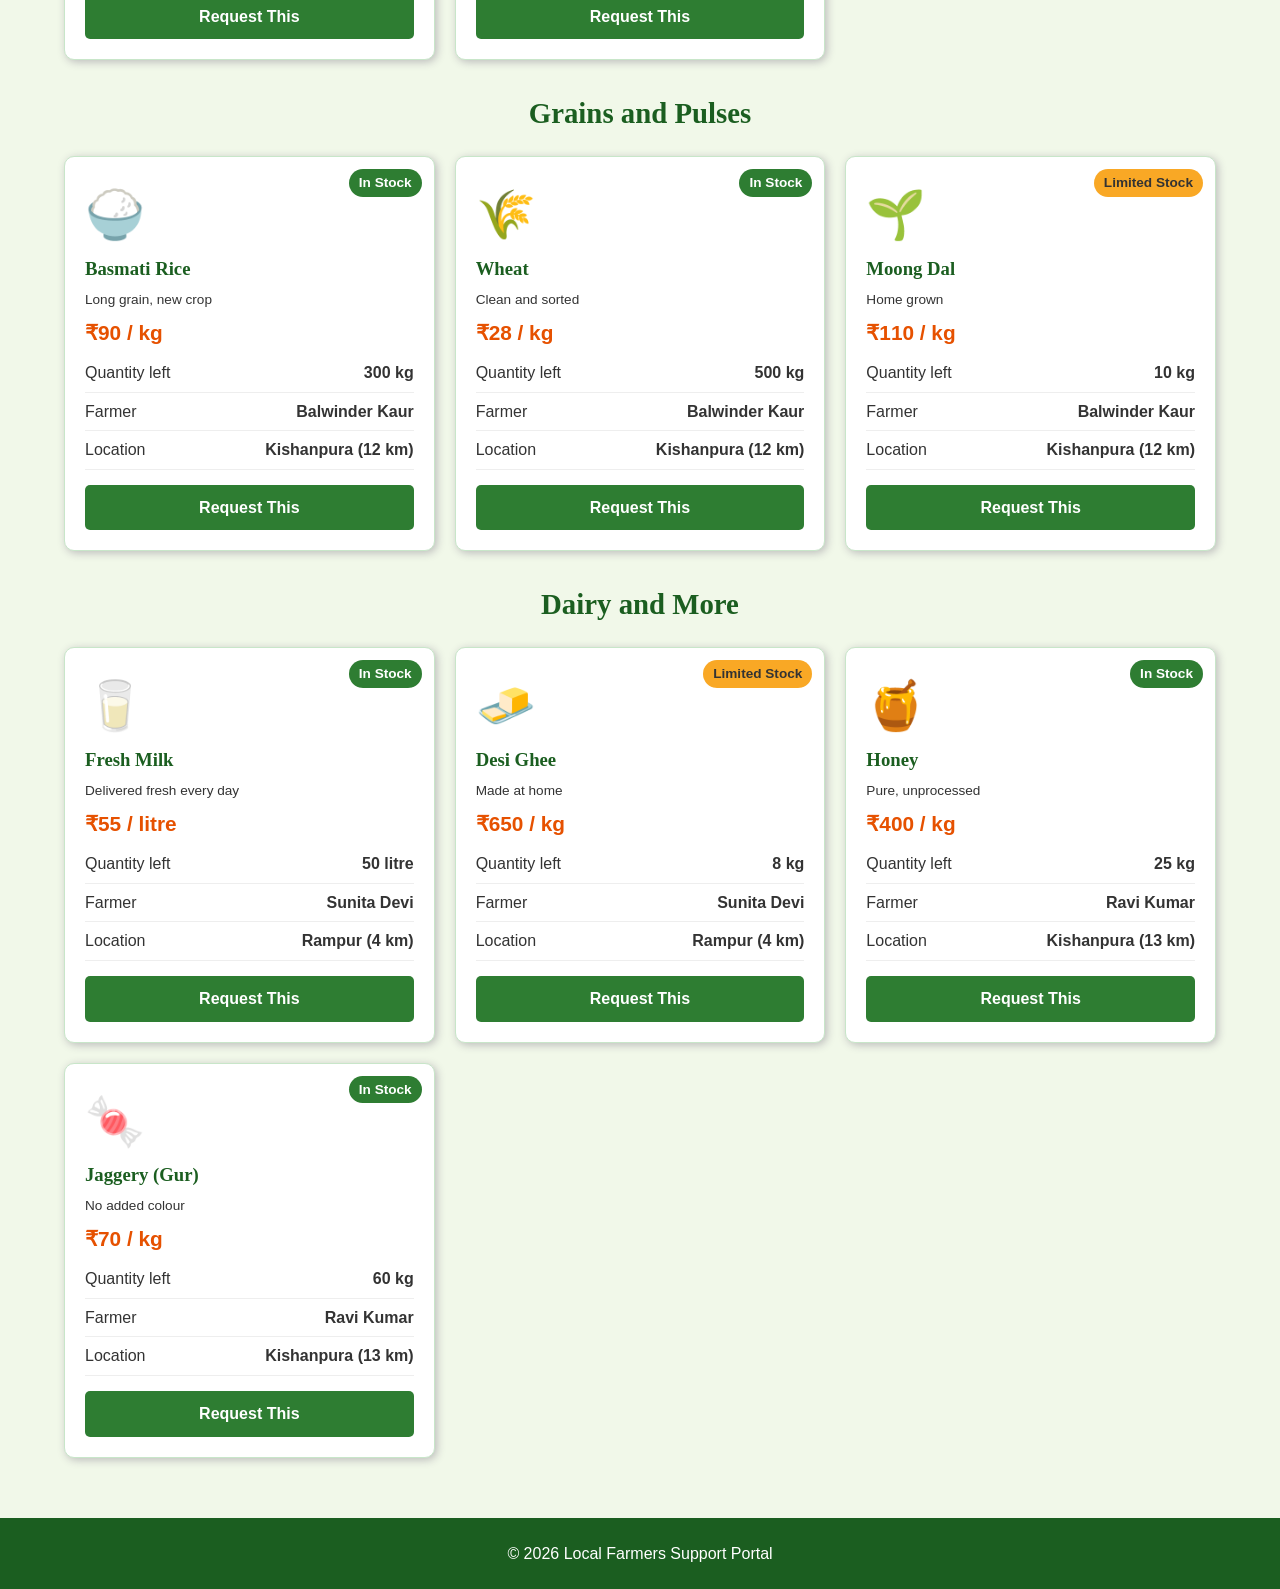
<file: produce.html>
<!DOCTYPE html>
<html lang="en">
<head>
  <meta charset="UTF-8">
  <meta name="viewport" content="width=device-width, initial-scale=1.0">
  <title>Produce | Local Farmers Support Portal</title>
  <link rel="stylesheet" href="style.css">
</head>
<body>

  <div class="header">
    <div class="logo"><img class="logo-img" src="lpu-logo.png" alt="LPU logo">🌾 Local Farmers Support Portal</div>
    <div class="nav">
      <a href="index.html">Home</a>
      <a href="farmers.html">Farmers</a>
      <a href="produce.html" class="active">Produce</a>
      <a href="order.html">Request</a>
      <a href="ratings.html">Ratings</a>
      <a href="join.html">Join as Farmer</a>
      <a href="admin.html">Admin</a>
    </div>
  </div>

  <div class="page-title">
    <h1>Produce Listings</h1>
    <p>See what is available today. Pick a category to jump to it.</p>
  </div>

  <div class="container">
    <div class="quick-links"><a href="#vegetables">Vegetables</a><a href="#fruits">Fruits</a><a href="#grains-and-pulses">Grains and Pulses</a><a href="#dairy-and-more">Dairy and More</a></div>

    <h2 class="section-title" id="vegetables">Vegetables</h2>
    <div class="grid">

      <div class="card">
        <span class="corner status green">In Stock</span>
        <div class="emoji">🍅</div>
        <h3>Tomatoes</h3>
        <p class="small">Fresh, picked this morning</p>
        <p class="price">₹30 / kg</p>
        <div class="row"><span>Quantity left</span><strong>80 kg</strong></div>
        <div class="row"><span>Farmer</span><strong>Gurmeet Singh</strong></div>
        <div class="row"><span>Location</span><strong>Rampur (3 km)</strong></div>
        <a class="btn" href="order.html">Request This</a>
      </div>

      <div class="card">
        <span class="corner status green">In Stock</span>
        <div class="emoji">🥔</div>
        <h3>Potatoes</h3>
        <p class="small">Good for storage</p>
        <p class="price">₹20 / kg</p>
        <div class="row"><span>Quantity left</span><strong>200 kg</strong></div>
        <div class="row"><span>Farmer</span><strong>Gurmeet Singh</strong></div>
        <div class="row"><span>Location</span><strong>Rampur (3 km)</strong></div>
        <a class="btn" href="order.html">Request This</a>
      </div>

      <div class="card">
        <span class="corner status yellow">Limited Stock</span>
        <div class="emoji">🥬</div>
        <h3>Spinach</h3>
        <p class="small">Organic, no chemicals</p>
        <p class="price">₹25 / kg</p>
        <div class="row"><span>Quantity left</span><strong>15 kg</strong></div>
        <div class="row"><span>Farmer</span><strong>Meena Kumari</strong></div>
        <div class="row"><span>Location</span><strong>Sundarpur (9 km)</strong></div>
        <a class="btn" href="order.html">Request This</a>
      </div>

      <div class="card">
        <span class="corner status red">Out of Stock</span>
        <div class="emoji">🥕</div>
        <h3>Carrots</h3>
        <p class="small">Back next week</p>
        <p class="price">₹35 / kg</p>
        <div class="row"><span>Quantity left</span><strong>0 kg</strong></div>
        <div class="row"><span>Farmer</span><strong>Meena Kumari</strong></div>
        <div class="row"><span>Location</span><strong>Sundarpur (9 km)</strong></div>
        <p class="center small">Not available right now</p>
      </div>
    </div>

    <h2 class="section-title" id="fruits">Fruits</h2>
    <div class="grid">

      <div class="card">
        <span class="corner status green">In Stock</span>
        <div class="emoji">🍐</div>
        <h3>Guava</h3>
        <p class="small">Sweet and juicy</p>
        <p class="price">₹60 / kg</p>
        <div class="row"><span>Quantity left</span><strong>40 kg</strong></div>
        <div class="row"><span>Farmer</span><strong>Harbans Lal</strong></div>
        <div class="row"><span>Location</span><strong>Sundarpur (8 km)</strong></div>
        <a class="btn" href="order.html">Request This</a>
      </div>

      <div class="card">
        <span class="corner status yellow">Limited Stock</span>
        <div class="emoji">🍊</div>
        <h3>Kinnow</h3>
        <p class="small">Winter season fruit</p>
        <p class="price">₹50 / kg</p>
        <div class="row"><span>Quantity left</span><strong>20 kg</strong></div>
        <div class="row"><span>Farmer</span><strong>Harbans Lal</strong></div>
        <div class="row"><span>Location</span><strong>Sundarpur (8 km)</strong></div>
        <a class="btn" href="order.html">Request This</a>
      </div>
    </div>

    <h2 class="section-title" id="grains-and-pulses">Grains and Pulses</h2>
    <div class="grid">

      <div class="card">
        <span class="corner status green">In Stock</span>
        <div class="emoji">🍚</div>
        <h3>Basmati Rice</h3>
        <p class="small">Long grain, new crop</p>
        <p class="price">₹90 / kg</p>
        <div class="row"><span>Quantity left</span><strong>300 kg</strong></div>
        <div class="row"><span>Farmer</span><strong>Balwinder Kaur</strong></div>
        <div class="row"><span>Location</span><strong>Kishanpura (12 km)</strong></div>
        <a class="btn" href="order.html">Request This</a>
      </div>

      <div class="card">
        <span class="corner status green">In Stock</span>
        <div class="emoji">🌾</div>
        <h3>Wheat</h3>
        <p class="small">Clean and sorted</p>
        <p class="price">₹28 / kg</p>
        <div class="row"><span>Quantity left</span><strong>500 kg</strong></div>
        <div class="row"><span>Farmer</span><strong>Balwinder Kaur</strong></div>
        <div class="row"><span>Location</span><strong>Kishanpura (12 km)</strong></div>
        <a class="btn" href="order.html">Request This</a>
      </div>

      <div class="card">
        <span class="corner status yellow">Limited Stock</span>
        <div class="emoji">🌱</div>
        <h3>Moong Dal</h3>
        <p class="small">Home grown</p>
        <p class="price">₹110 / kg</p>
        <div class="row"><span>Quantity left</span><strong>10 kg</strong></div>
        <div class="row"><span>Farmer</span><strong>Balwinder Kaur</strong></div>
        <div class="row"><span>Location</span><strong>Kishanpura (12 km)</strong></div>
        <a class="btn" href="order.html">Request This</a>
      </div>
    </div>

    <h2 class="section-title" id="dairy-and-more">Dairy and More</h2>
    <div class="grid">

      <div class="card">
        <span class="corner status green">In Stock</span>
        <div class="emoji">🥛</div>
        <h3>Fresh Milk</h3>
        <p class="small">Delivered fresh every day</p>
        <p class="price">₹55 / litre</p>
        <div class="row"><span>Quantity left</span><strong>50 litre</strong></div>
        <div class="row"><span>Farmer</span><strong>Sunita Devi</strong></div>
        <div class="row"><span>Location</span><strong>Rampur (4 km)</strong></div>
        <a class="btn" href="order.html">Request This</a>
      </div>

      <div class="card">
        <span class="corner status yellow">Limited Stock</span>
        <div class="emoji">🧈</div>
        <h3>Desi Ghee</h3>
        <p class="small">Made at home</p>
        <p class="price">₹650 / kg</p>
        <div class="row"><span>Quantity left</span><strong>8 kg</strong></div>
        <div class="row"><span>Farmer</span><strong>Sunita Devi</strong></div>
        <div class="row"><span>Location</span><strong>Rampur (4 km)</strong></div>
        <a class="btn" href="order.html">Request This</a>
      </div>

      <div class="card">
        <span class="corner status green">In Stock</span>
        <div class="emoji">🍯</div>
        <h3>Honey</h3>
        <p class="small">Pure, unprocessed</p>
        <p class="price">₹400 / kg</p>
        <div class="row"><span>Quantity left</span><strong>25 kg</strong></div>
        <div class="row"><span>Farmer</span><strong>Ravi Kumar</strong></div>
        <div class="row"><span>Location</span><strong>Kishanpura (13 km)</strong></div>
        <a class="btn" href="order.html">Request This</a>
      </div>

      <div class="card">
        <span class="corner status green">In Stock</span>
        <div class="emoji">🍬</div>
        <h3>Jaggery (Gur)</h3>
        <p class="small">No added colour</p>
        <p class="price">₹70 / kg</p>
        <div class="row"><span>Quantity left</span><strong>60 kg</strong></div>
        <div class="row"><span>Farmer</span><strong>Ravi Kumar</strong></div>
        <div class="row"><span>Location</span><strong>Kishanpura (13 km)</strong></div>
        <a class="btn" href="order.html">Request This</a>
      </div>
    </div>

  </div>


  <a class="float-btn" href="order.html">🛒 Request Produce</a>

  <div class="footer">
    <p>© 2026 Local Farmers Support Portal</p>
  </div>

</body>
</html>
</file>
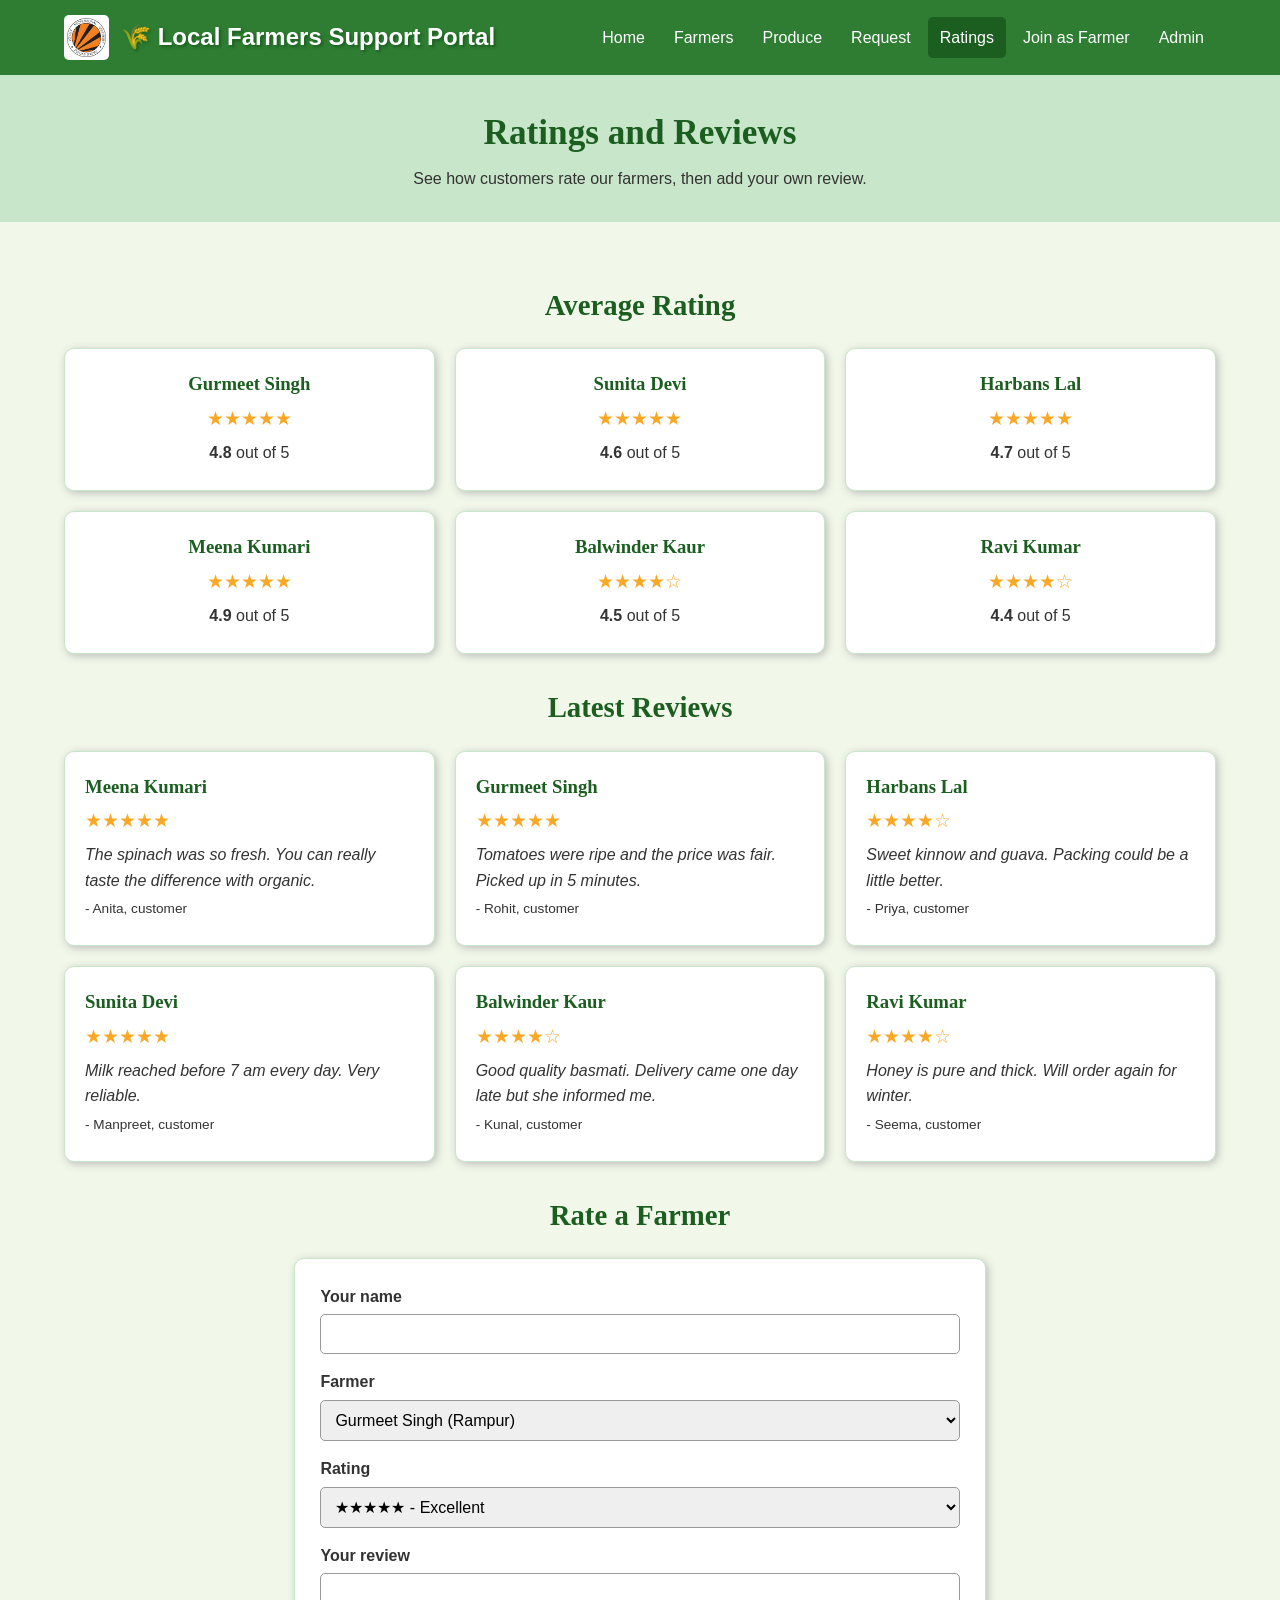
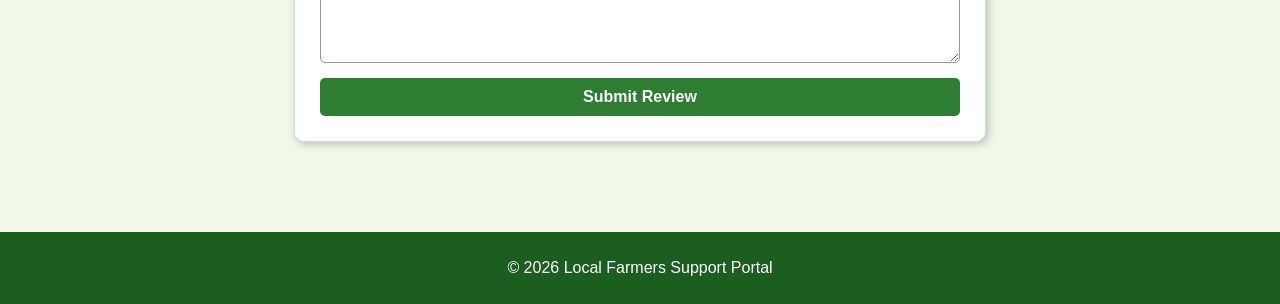
<file: ratings.html>
<!DOCTYPE html>
<html lang="en">
<head>
  <meta charset="UTF-8">
  <meta name="viewport" content="width=device-width, initial-scale=1.0">
  <title>Ratings | Local Farmers Support Portal</title>
  <link rel="stylesheet" href="style.css">
</head>
<body>

  <div class="header">
    <div class="logo"><img class="logo-img" src="lpu-logo.png" alt="LPU logo">🌾 Local Farmers Support Portal</div>
    <div class="nav">
      <a href="index.html">Home</a>
      <a href="farmers.html">Farmers</a>
      <a href="produce.html">Produce</a>
      <a href="order.html">Request</a>
      <a href="ratings.html" class="active">Ratings</a>
      <a href="join.html">Join as Farmer</a>
      <a href="admin.html">Admin</a>
    </div>
  </div>

  <div class="page-title">
    <h1>Ratings and Reviews</h1>
    <p>See how customers rate our farmers, then add your own review.</p>
  </div>

  <div class="container">

    <h2 class="section-title">Average Rating</h2>
    <div class="grid">
      <div class="card center">
        <h3>Gurmeet Singh</h3>
        <p class="stars">★★★★★</p>
        <p><strong>4.8</strong> out of 5</p>
      </div>

      <div class="card center">
        <h3>Sunita Devi</h3>
        <p class="stars">★★★★★</p>
        <p><strong>4.6</strong> out of 5</p>
      </div>

      <div class="card center">
        <h3>Harbans Lal</h3>
        <p class="stars">★★★★★</p>
        <p><strong>4.7</strong> out of 5</p>
      </div>

      <div class="card center">
        <h3>Meena Kumari</h3>
        <p class="stars">★★★★★</p>
        <p><strong>4.9</strong> out of 5</p>
      </div>

      <div class="card center">
        <h3>Balwinder Kaur</h3>
        <p class="stars">★★★★☆</p>
        <p><strong>4.5</strong> out of 5</p>
      </div>

      <div class="card center">
        <h3>Ravi Kumar</h3>
        <p class="stars">★★★★☆</p>
        <p><strong>4.4</strong> out of 5</p>
      </div>
    </div>

    <h2 class="section-title">Latest Reviews</h2>
    <div class="grid">
      <div class="card">
        <h3>Meena Kumari</h3>
        <p class="stars">★★★★★</p>
        <p class="review">The spinach was so fresh. You can really taste the difference with organic.</p>
        <p class="small">- Anita, customer</p>
      </div>

      <div class="card">
        <h3>Gurmeet Singh</h3>
        <p class="stars">★★★★★</p>
        <p class="review">Tomatoes were ripe and the price was fair. Picked up in 5 minutes.</p>
        <p class="small">- Rohit, customer</p>
      </div>

      <div class="card">
        <h3>Harbans Lal</h3>
        <p class="stars">★★★★☆</p>
        <p class="review">Sweet kinnow and guava. Packing could be a little better.</p>
        <p class="small">- Priya, customer</p>
      </div>

      <div class="card">
        <h3>Sunita Devi</h3>
        <p class="stars">★★★★★</p>
        <p class="review">Milk reached before 7 am every day. Very reliable.</p>
        <p class="small">- Manpreet, customer</p>
      </div>

      <div class="card">
        <h3>Balwinder Kaur</h3>
        <p class="stars">★★★★☆</p>
        <p class="review">Good quality basmati. Delivery came one day late but she informed me.</p>
        <p class="small">- Kunal, customer</p>
      </div>

      <div class="card">
        <h3>Ravi Kumar</h3>
        <p class="stars">★★★★☆</p>
        <p class="review">Honey is pure and thick. Will order again for winter.</p>
        <p class="small">- Seema, customer</p>
      </div>
    </div>

    <h2 class="section-title">Rate a Farmer</h2>
    <form class="form-box" action="thanks.html" method="get">

      <div class="field">
        <label for="who">Your name</label>
        <input class="input" type="text" id="who" name="who" required>
      </div>

      <div class="field">
        <label for="farmer">Farmer</label>
        <select class="input" id="farmer" name="farmer">
          <option>Gurmeet Singh (Rampur)</option>
          <option>Sunita Devi (Rampur)</option>
          <option>Harbans Lal (Sundarpur)</option>
          <option>Meena Kumari (Sundarpur)</option>
          <option>Balwinder Kaur (Kishanpura)</option>
          <option>Ravi Kumar (Kishanpura)</option>
        </select>
      </div>

      <div class="field">
        <label for="stars">Rating</label>
        <select class="input" id="stars" name="stars">
          <option>★★★★★ - Excellent</option>
          <option>★★★★☆ - Good</option>
          <option>★★★☆☆ - Average</option>
          <option>★★☆☆☆ - Poor</option>
          <option>★☆☆☆☆ - Very poor</option>
        </select>
      </div>

      <div class="field">
        <label for="comment">Your review</label>
        <textarea class="input" id="comment" name="comment" required></textarea>
      </div>

      <button class="btn" type="submit">Submit Review</button>
    </form>

  </div>


  <div class="footer">
    <p>© 2026 Local Farmers Support Portal</p>
  </div>

</body>
</html>
</file>
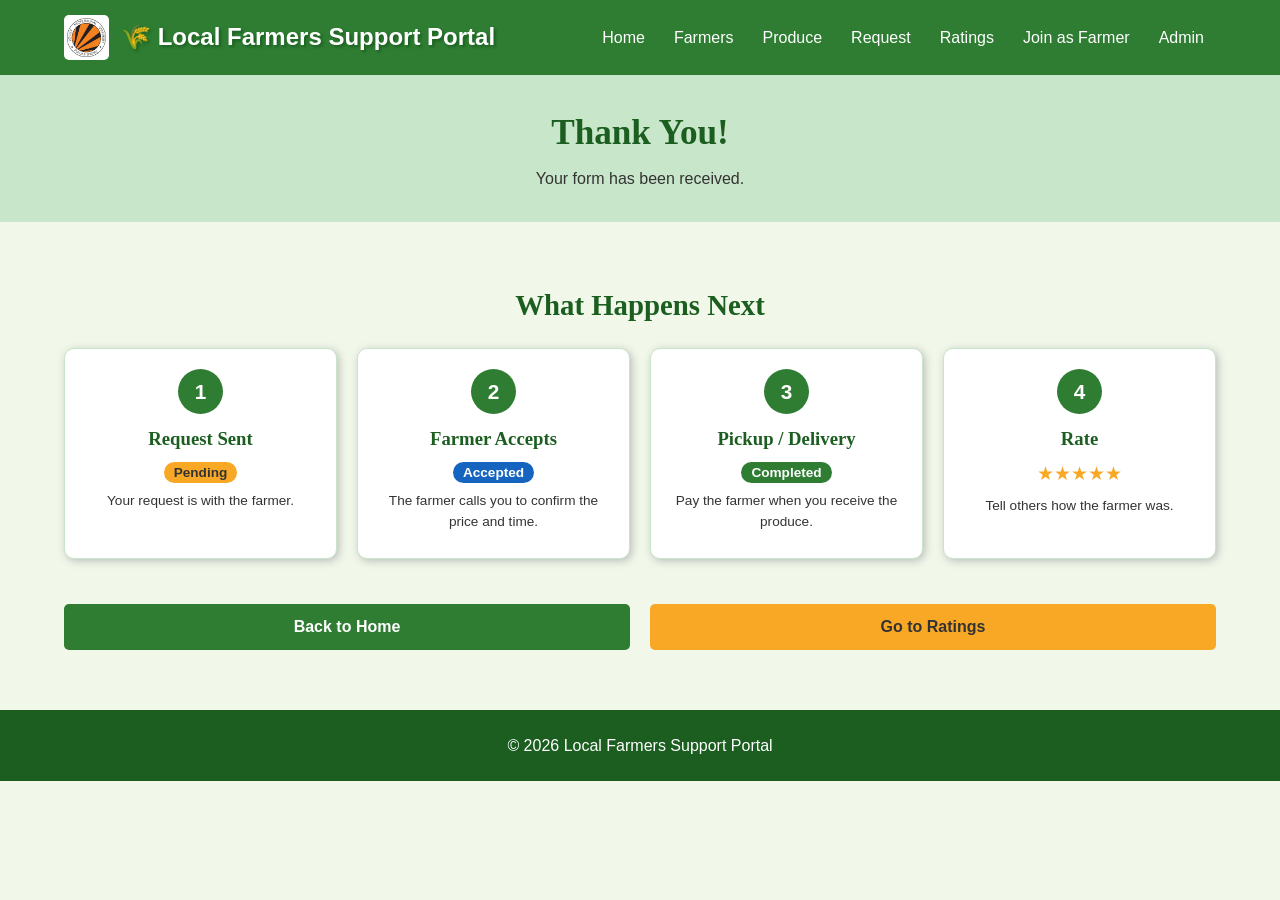
<file: thanks.html>
<!DOCTYPE html>
<html lang="en">
<head>
  <meta charset="UTF-8">
  <meta name="viewport" content="width=device-width, initial-scale=1.0">
  <title>Thank You | Local Farmers Support Portal</title>
  <link rel="stylesheet" href="style.css">
</head>
<body>

  <div class="header">
    <div class="logo"><img class="logo-img" src="lpu-logo.png" alt="LPU logo">🌾 Local Farmers Support Portal</div>
    <div class="nav">
      <a href="index.html">Home</a>
      <a href="farmers.html">Farmers</a>
      <a href="produce.html">Produce</a>
      <a href="order.html">Request</a>
      <a href="ratings.html">Ratings</a>
      <a href="join.html">Join as Farmer</a>
      <a href="admin.html">Admin</a>
    </div>
  </div>

  <div class="page-title">
    <h1>Thank You!</h1>
    <p>Your form has been received.</p>
  </div>

  <div class="container">

    <h2 class="section-title">What Happens Next</h2>
    <div class="grid-4">
      <div class="card center">
        <div class="step-no pulse">1</div>
        <h3>Request Sent</h3>
        <p><span class="status yellow">Pending</span></p>
        <p class="small">Your request is with the farmer.</p>
      </div>
      <div class="card center">
        <div class="step-no">2</div>
        <h3>Farmer Accepts</h3>
        <p><span class="status blue">Accepted</span></p>
        <p class="small">The farmer calls you to confirm the price and time.</p>
      </div>
      <div class="card center">
        <div class="step-no">3</div>
        <h3>Pickup / Delivery</h3>
        <p><span class="status green">Completed</span></p>
        <p class="small">Pay the farmer when you receive the produce.</p>
      </div>
      <div class="card center">
        <div class="step-no">4</div>
        <h3>Rate</h3>
        <p><span class="stars">★★★★★</span></p>
        <p class="small">Tell others how the farmer was.</p>
      </div>
    </div>

    <div class="grid-2 space-top">
      <a class="btn" href="index.html">Back to Home</a>
      <a class="btn btn-yellow" href="ratings.html">Go to Ratings</a>
    </div>

  </div>


  <div class="footer">
    <p>© 2026 Local Farmers Support Portal</p>
  </div>

</body>
</html>
</file>
<file: style.css>
/* ---------- 1. BASICS (box-sizing, font, color, background) ---------- */
* {
  box-sizing: border-box;
}

body {
  margin: 0;
  font-family: Arial, sans-serif;
  font-size: 16px;
  line-height: 1.6;
  color: #333333;
  background-color: #f1f8e9;
}

h1, h2, h3 {
  font-family: Georgia, serif;
  color: #1b5e20;
}

a {
  color: #2e7d32;
  text-decoration: none;
}


/* ---------- 2. HEADER AND NAVIGATION (flexbox) ---------- */
.header {
  display: flex;
  justify-content: space-between;
  align-items: center;
  background-color: #2e7d32;
  padding: 15px 5%;
}

.logo {
  display: flex;
  align-items: center;
  color: white;
  font-size: 1.5rem;
  font-weight: 700;
  text-shadow: 2px 2px 3px #1b5e20;
}

.logo-img {
  height: 45px;
  background-color: white;
  padding: 3px;
  border-radius: 5px;
  margin-right: 12px;
}

.nav {
  display: flex;
}

.nav a {
  color: white;
  padding: 8px 12px;
  margin-left: 5px;
  border-radius: 5px;
  transition: background-color 0.3s;
}

.nav a:hover {
  background-color: #1b5e20;
}

.nav a.active {
  background-color: #1b5e20;
}


/* ---------- 3. HERO SECTION (background-image, vh, animation) ---------- */
.hero {
  height: 60vh;
  background-image: url(hero.png);
  background-size: cover;
  display: flex;
  flex-direction: column;
  justify-content: center;
  align-items: center;
  text-align: center;
  padding: 0 5%;
  color: white;
}

.hero h1 {
  color: white;
  font-size: 3rem;
  margin: 0 0 10px 0;
  text-shadow: 3px 3px 5px #333333;
  animation: slidein 1.2s;
}

.hero p {
  font-size: 1.2rem;
  margin: 0;
  text-shadow: 2px 2px 4px #333333;
}

.hero-buttons {
  display: flex;
  margin-top: 20px;
}

.hero .btn {
  width: 200px;
  margin: 10px;
}

@keyframes slidein {
  from {
    transform: translateY(-40px);
  }
  to {
    transform: translateY(0);
  }
}


/* ---------- 4. PAGE TITLE BAR AND LAYOUT ---------- */
.page-title {
  background-color: #c8e6c9;
  text-align: center;
  padding: 30px 5%;
}

.page-title h1 {
  margin: 0;
  font-size: 2.2rem;
}

.page-title p {
  margin: 5px 0 0 0;
}

.container {
  width: 90%;
  margin: 0 auto;
  padding: 30px 0;
}

.section-title {
  text-align: center;
  font-size: 1.8rem;
  margin-top: 30px;
  margin-bottom: 20px;
}

.center {
  text-align: center;
}

.small {
  font-size: 0.85rem;
}


/* ---------- 5. GRID LAYOUT ---------- */
.grid {
  display: grid;
  grid-template-columns: 1fr 1fr 1fr;
  gap: 20px;
}

.grid-2 {
  display: grid;
  grid-template-columns: 1fr 1fr;
  gap: 20px;
}

.grid-4 {
  display: grid;
  grid-template-columns: 1fr 1fr 1fr 1fr;
  gap: 20px;
}


/* ---------- 6. CARDS (box model, position, hover) ---------- */
.card {
  position: relative;
  background-color: white;
  border: 1px solid #c8e6c9;
  border-radius: 10px;
  padding: 20px;
  box-shadow: 2px 2px 8px #bbbbbb;
  transition: transform 0.3s;
}

.card:hover {
  transform: translateY(-8px);
}

.card h3 {
  margin-top: 0;
  margin-bottom: 5px;
}

.card p {
  margin: 5px 0;
}

.card-head {
  display: flex;
  align-items: center;
  margin-bottom: 10px;
}

.avatar {
  width: 70px;
  height: 70px;
  border-radius: 50%;
  background-color: #c8e6c9;
  font-size: 2.2rem;
  display: flex;
  justify-content: center;
  align-items: center;
  margin-right: 15px;
}

.emoji {
  font-size: 3rem;
}

.row {
  display: flex;
  justify-content: space-between;
  padding: 6px 0;
  border-bottom: 1px solid #eeeeee;
}

.price {
  font-size: 1.3rem;
  font-weight: 700;
  color: #e65100;
}

.stars {
  color: #f9a825;
  font-size: 1.2rem;
}

.review {
  font-style: italic;
}

.step-no {
  width: 45px;
  height: 45px;
  border-radius: 50%;
  background-color: #2e7d32;
  color: white;
  font-size: 1.3rem;
  font-weight: 700;
  display: flex;
  justify-content: center;
  align-items: center;
  margin: 0 auto 10px auto;
}

.space-top {
  margin-top: 30px;
}

.big-number {
  font-size: 2.5rem;
  font-weight: 700;
  color: #2e7d32;
}


/* ---------- 7. BADGES AND STATUS (position absolute, z-index) ---------- */
/* .corner puts a badge in the top-right corner of its card (card is position: relative) */
.corner {
  position: absolute;
  top: 12px;
  right: 12px;
  z-index: 2;
}

.status {
  color: white;
  font-size: 0.85rem;
  font-weight: 700;
  padding: 3px 10px;
  border-radius: 20px;
}

.green {
  background-color: #2e7d32;
}

.yellow {
  background-color: #f9a825;
  color: #333333;
}

.red {
  background-color: #c62828;
}

.blue {
  background-color: #1565c0;
}


/* ---------- 8. BUTTONS (hover, transition, transform scale) ---------- */
.btn {
  display: block;
  width: 100%;
  background-color: #2e7d32;
  color: white;
  border: none;
  border-radius: 5px;
  padding: 10px 0;
  margin-top: 15px;
  font-family: Arial, sans-serif;
  font-size: 1rem;
  font-weight: 700;
  text-align: center;
  transition: background-color 0.3s, transform 0.3s;
}

.btn:hover {
  background-color: #f57c00;
  transform: scale(1.05);
}

.btn-yellow {
  background-color: #f9a825;
  color: #333333;
}

.btn-small {
  width: 220px;
  margin-left: auto;
  margin-right: auto;
}

.float-btn {
  position: fixed;
  bottom: 20px;
  right: 20px;
  z-index: 10;
  background-color: #f57c00;
  color: white;
  font-weight: 700;
  padding: 12px 20px;
  border-radius: 30px;
  box-shadow: 2px 2px 8px #666666;
  transition: transform 0.3s;
}

.float-btn:hover {
  transform: scale(1.1);
}

.pulse {
  animation: pulse 1s infinite alternate;
}

@keyframes pulse {
  from {
    transform: scale(1);
  }
  to {
    transform: scale(1.15);
  }
}


/* ---------- 9. QUICK LINKS (browse by category / village) ---------- */
.quick-links {
  display: flex;
  justify-content: center;
  margin-bottom: 10px;
}

.quick-links a {
  background-color: white;
  border: 1px solid #2e7d32;
  border-radius: 20px;
  padding: 6px 16px;
  margin: 0 5px;
  transition: background-color 0.3s;
}

.quick-links a:hover {
  background-color: #2e7d32;
  color: white;
}


/* ---------- 10. FORMS ---------- */
.form-box {
  width: 60%;
  margin: 0 auto 30px auto;
  background-color: white;
  border: 1px solid #c8e6c9;
  border-radius: 10px;
  padding: 25px;
  box-shadow: 2px 2px 8px #bbbbbb;
}

.field {
  display: flex;
  flex-direction: column;
  margin-bottom: 15px;
}

.field label {
  font-weight: 700;
  margin-bottom: 5px;
}

.input {
  width: 100%;
  padding: 10px;
  border: 1px solid #999999;
  border-radius: 5px;
  font-family: Arial, sans-serif;
  font-size: 16px;
}

textarea.input {
  height: 90px;
}

.choice {
  display: flex;
  align-items: center;
  margin-bottom: 5px;
}

.choice label {
  font-weight: 400;
  margin-bottom: 0;
  margin-left: 8px;
}

.notice {
  background-color: #fff8e1;
  border: 1px solid #f9a825;
  border-radius: 5px;
  padding: 12px 15px;
  margin-bottom: 20px;
}


/* ---------- 11. FOOTER ---------- */
.footer {
  background-color: #1b5e20;
  color: white;
  text-align: center;
  padding: 20px 5%;
  margin-top: 30px;
}

.footer p {
  margin: 3px 0;
}


/* ---------- 12. RESPONSIVE DESIGN (media queries) ---------- */

/* Tablet and small laptop */
@media (max-width: 1000px) {
  .header {
    flex-direction: column;
  }

  .nav {
    margin-top: 10px;
  }
}

/* Tablet */
@media (max-width: 900px) {
  .grid {
    grid-template-columns: 1fr 1fr;
  }

  .grid-4 {
    grid-template-columns: 1fr 1fr;
  }

  .form-box {
    width: 90%;
  }
}

/* Mobile */
@media (max-width: 700px) {
  .nav {
    flex-direction: column;
    text-align: center;
  }

  .nav a {
    margin: 3px 0;
  }

  .hero h1 {
    font-size: 2rem;
  }

  .hero-buttons {
    flex-direction: column;
  }

  .quick-links {
    flex-direction: column;
    text-align: center;
  }

  .quick-links a {
    margin: 4px 0;
  }
}

@media (max-width: 600px) {
  .grid,
  .grid-2,
  .grid-4 {
    grid-template-columns: 1fr;
  }
}
</file>
